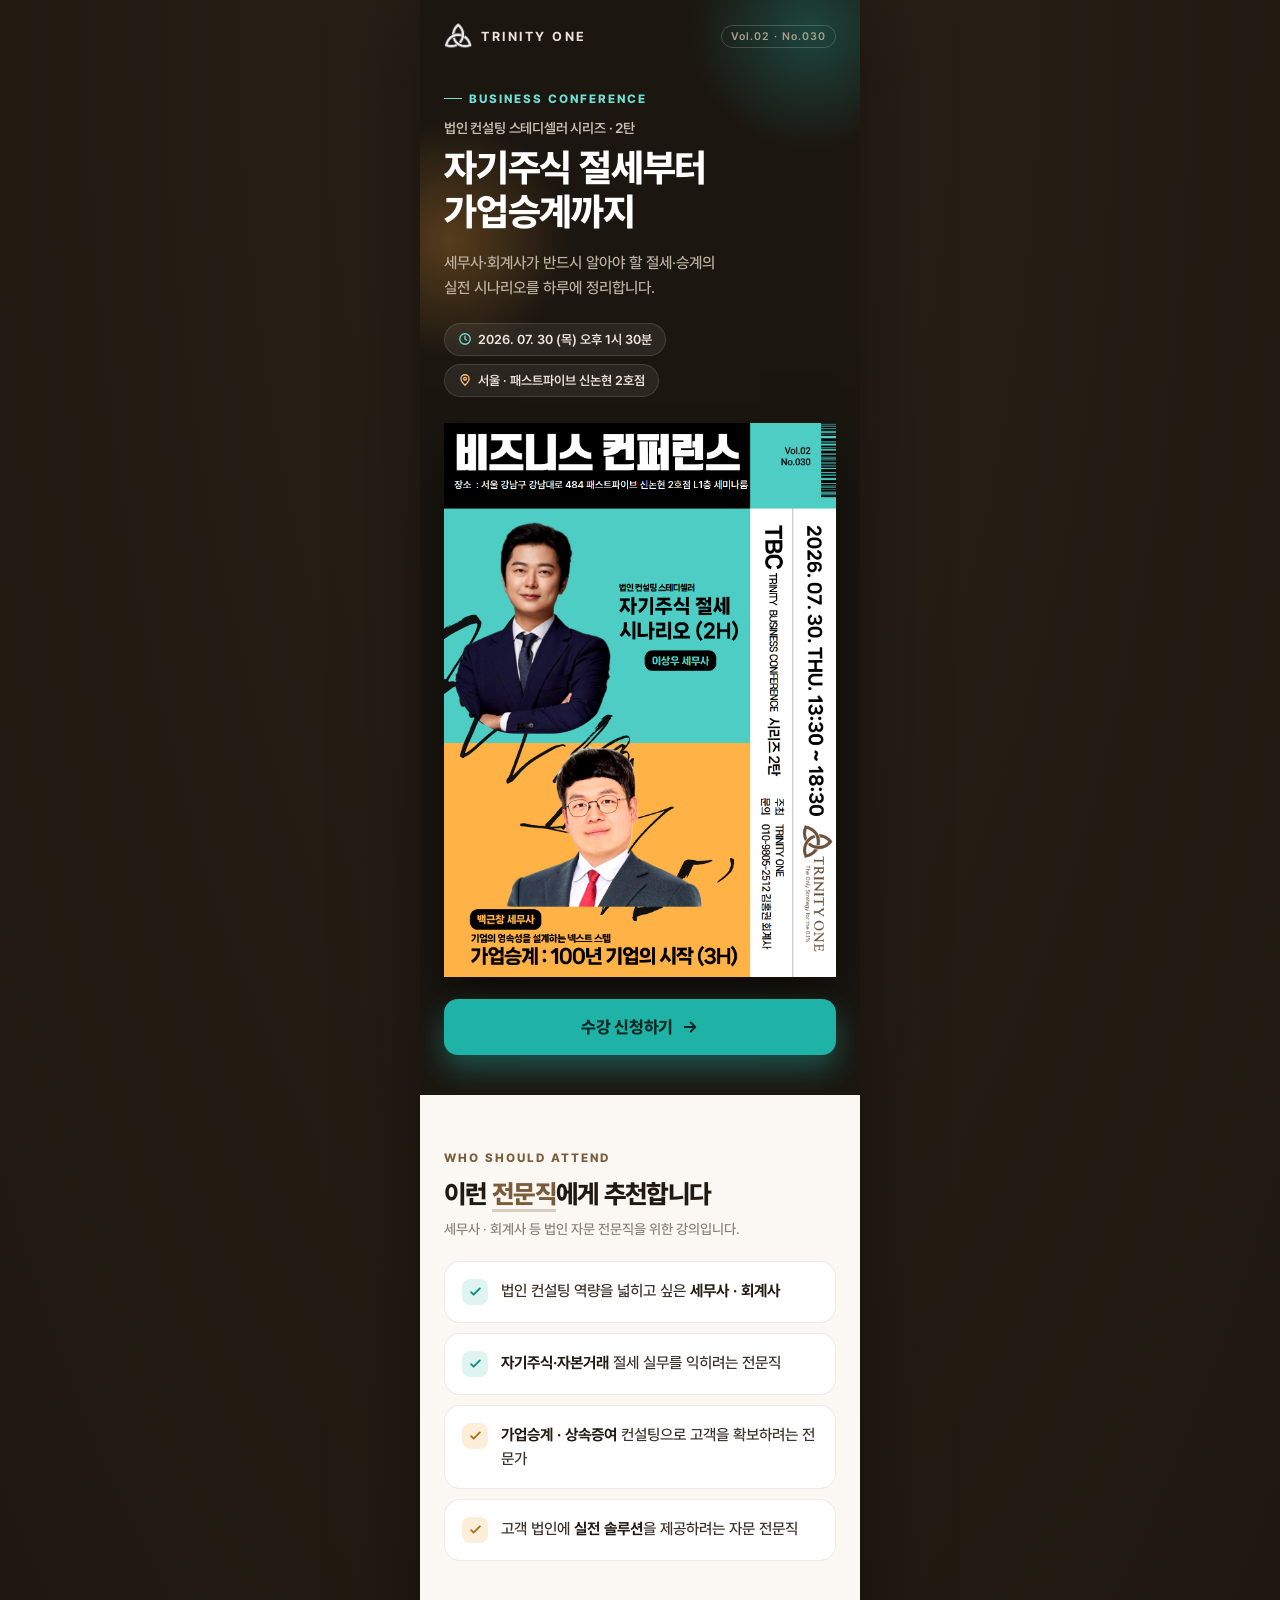
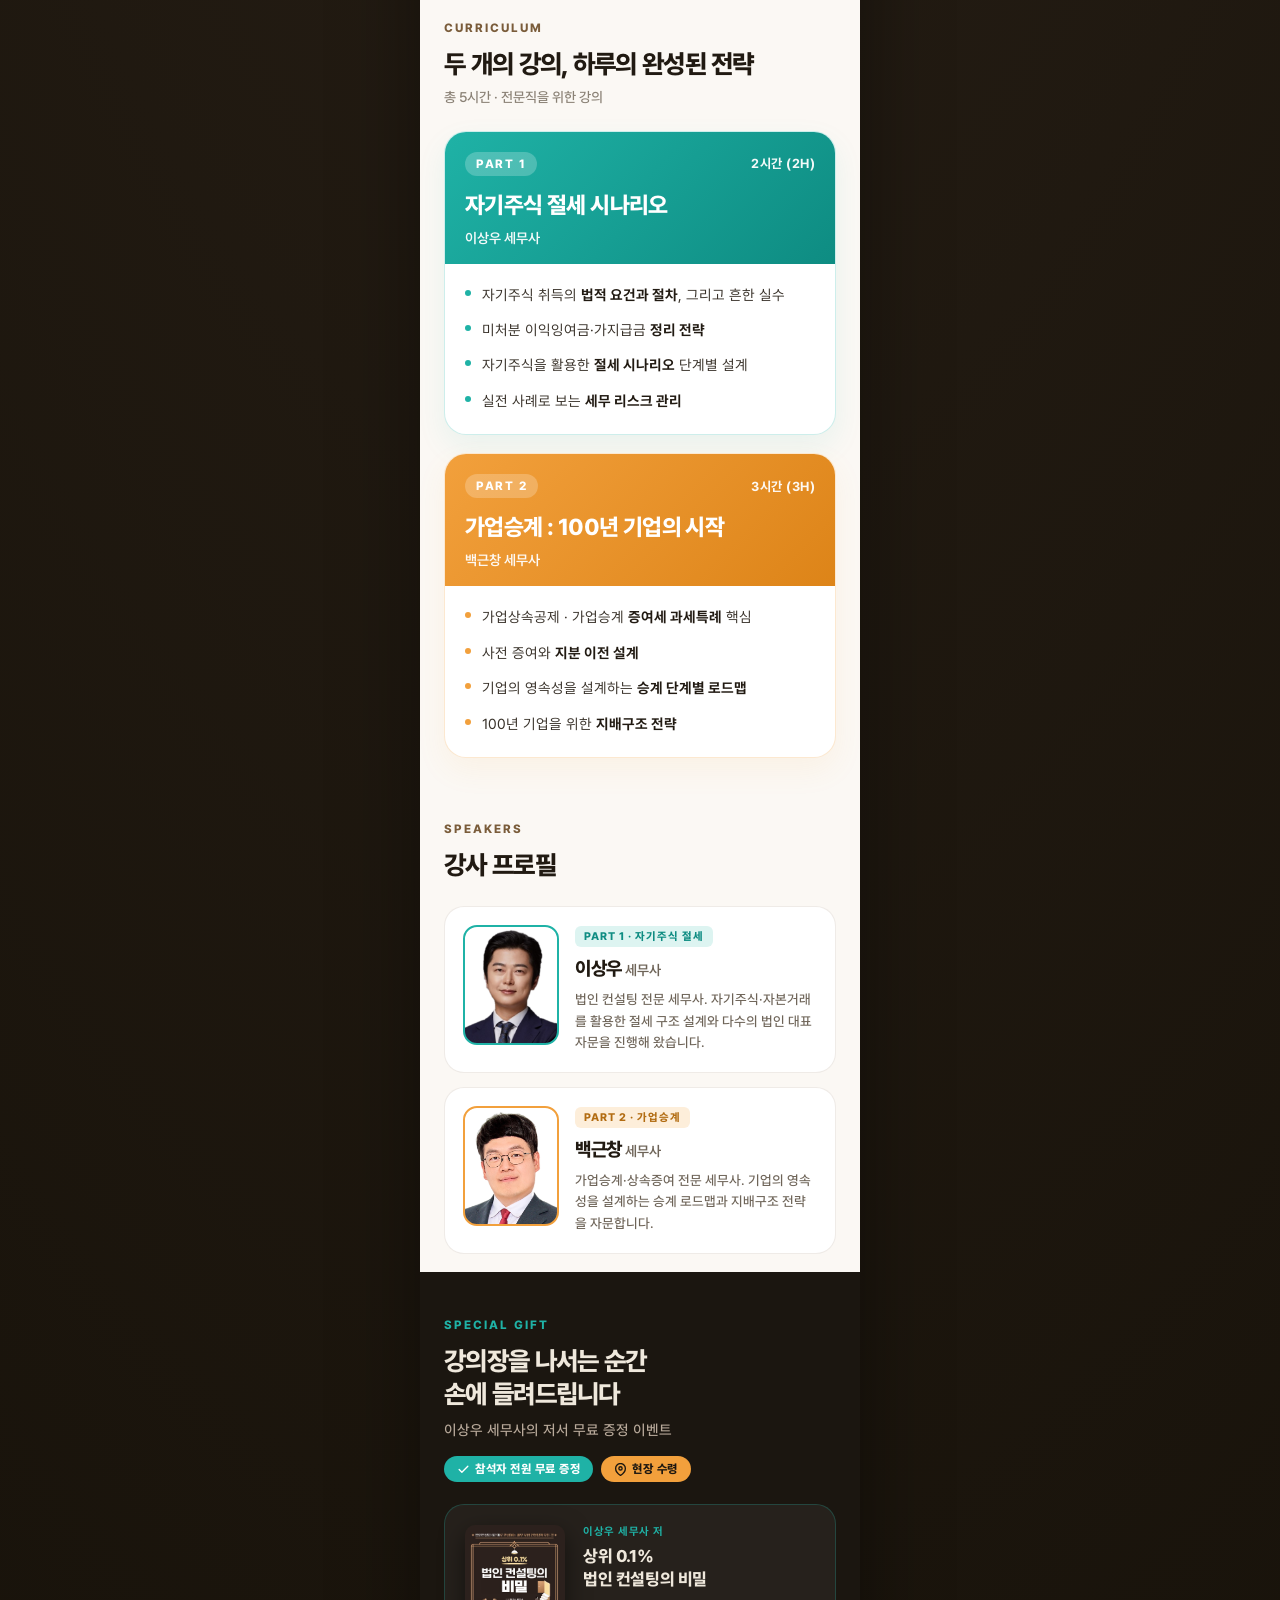
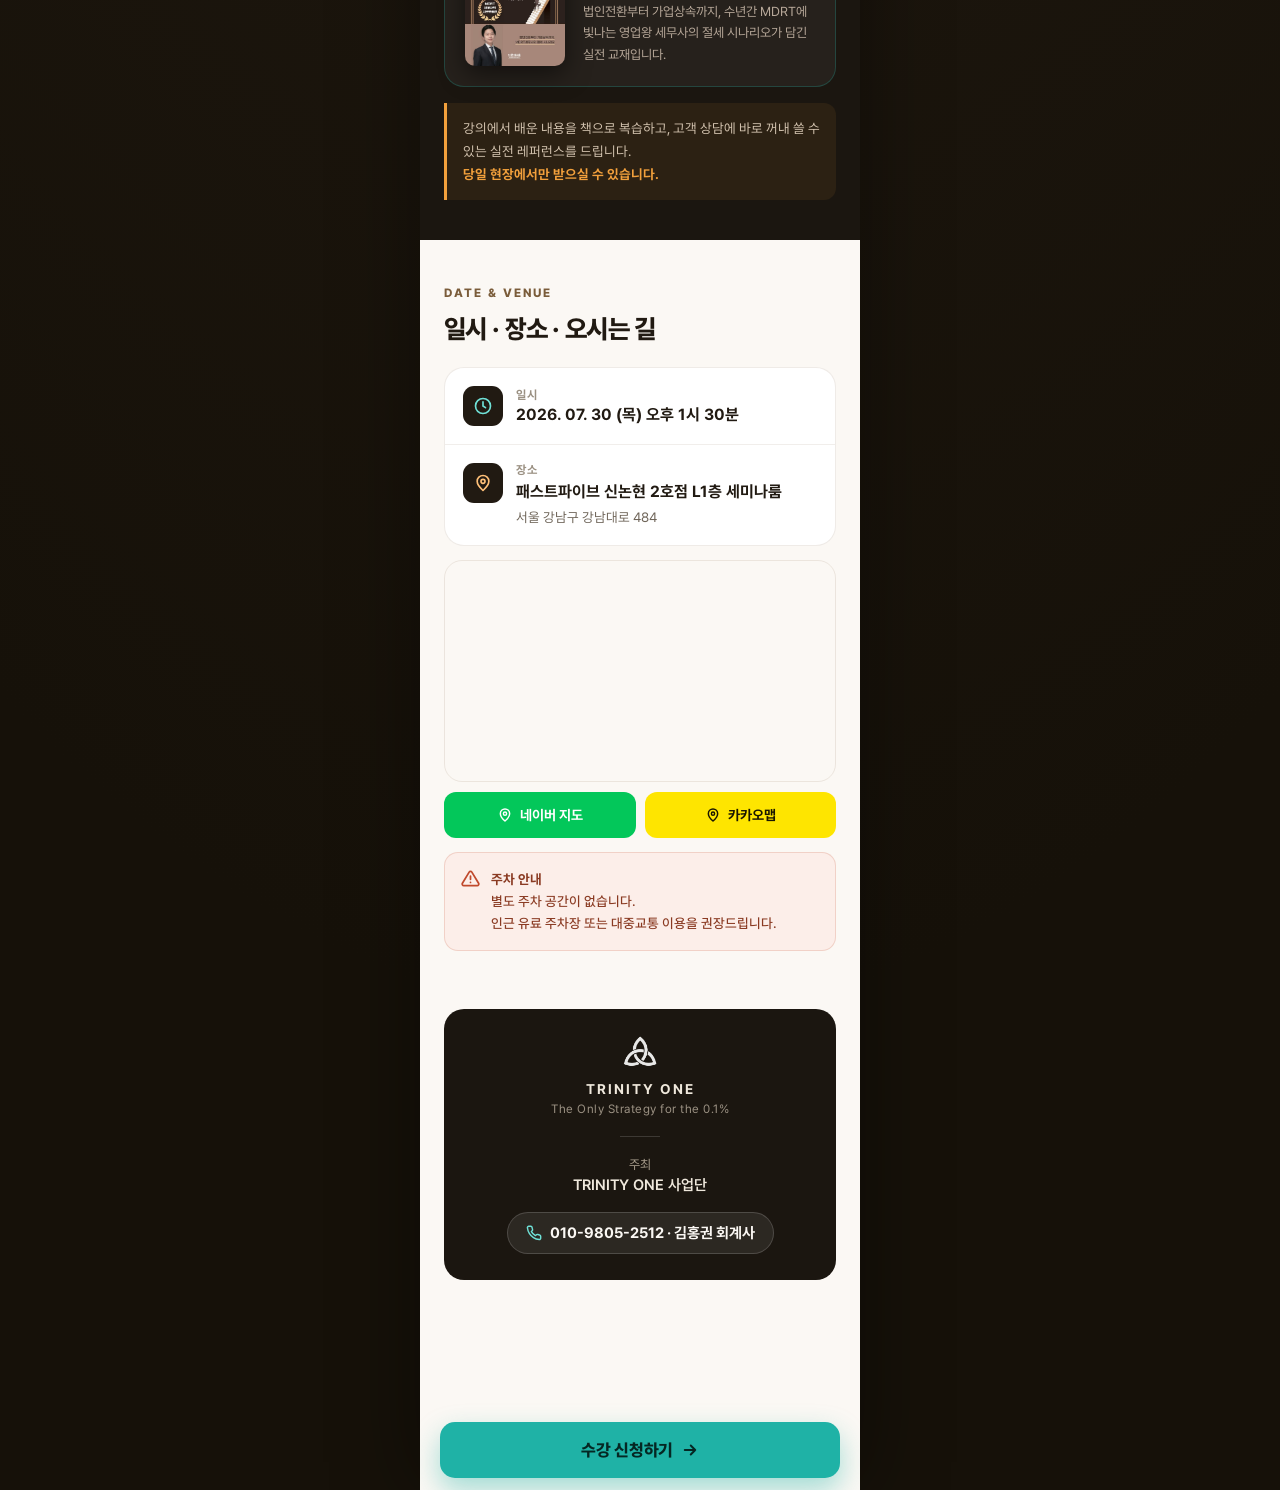
<file: index.html>
<!DOCTYPE html>
<html lang="ko">
<head>
  <meta charset="utf-8">
  <meta name="viewport" content="width=device-width, initial-scale=1">
  <title>자기주식 절세부터 가업승계까지 — TRINITY ONE</title>
  <meta name="description" content="세무사·회계사가 반드시 알아야 할 절세·승계의 실전 시나리오를 하루에 정리합니다. 2026.07.30 서울 패스트파이브 신논현 2호점">

  <!-- Open Graph -->
  <meta property="og:type" content="website">
  <meta property="og:url" content="https://hq1trinity-arch.github.io/trinity-lecture-seoul/">
  <meta property="og:title" content="자기주식 절세부터 가업승계까지 — TRINITY ONE (서울)">
  <meta property="og:description" content="세무사·회계사가 반드시 알아야 할 절세·승계의 실전 시나리오를 하루에 정리합니다. 2026.07.30 서울 패스트파이브 신논현 2호점">
  <meta property="og:image" content="https://hq1trinity-arch.github.io/trinity-lecture-seoul/project/assets/og-image.jpg">
  <meta property="og:image:width" content="1200">
  <meta property="og:image:height" content="630">
  <meta property="og:locale" content="ko_KR">

  <!-- Twitter Card -->
  <meta name="twitter:card" content="summary_large_image">
  <meta name="twitter:title" content="자기주식 절세부터 가업승계까지 — TRINITY ONE">
  <meta name="twitter:description" content="세무사·회계사가 반드시 알아야 할 절세·승계의 실전 시나리오를 하루에 정리합니다. 2026.07.30 서울 패스트파이브 신논현 2호점">
  <meta name="twitter:image" content="https://hq1trinity-arch.github.io/trinity-lecture-seoul/project/assets/og-image.jpg">

  <style>
    /* ── Fonts ── */
    @font-face { font-family:"Pretendard"; font-weight:100; font-display:swap; src:url("project/assets/fonts/Pretendard-Thin.otf") format("opentype"); }
    @font-face { font-family:"Pretendard"; font-weight:200; font-display:swap; src:url("project/assets/fonts/Pretendard-ExtraLight.otf") format("opentype"); }
    @font-face { font-family:"Pretendard"; font-weight:300; font-display:swap; src:url("project/assets/fonts/Pretendard-Light.otf") format("opentype"); }
    @font-face { font-family:"Pretendard"; font-weight:400; font-display:swap; src:url("project/assets/fonts/Pretendard-Regular.otf") format("opentype"); }
    @font-face { font-family:"Pretendard"; font-weight:500; font-display:swap; src:url("project/assets/fonts/Pretendard-Medium.otf") format("opentype"); }
    @font-face { font-family:"Pretendard"; font-weight:600; font-display:swap; src:url("project/assets/fonts/Pretendard-SemiBold.otf") format("opentype"); }
    @font-face { font-family:"Pretendard"; font-weight:700; font-display:swap; src:url("project/assets/fonts/Pretendard-Bold.otf") format("opentype"); }
    @font-face { font-family:"Pretendard"; font-weight:800; font-display:swap; src:url("project/assets/fonts/Pretendard-ExtraBold.otf") format("opentype"); }
    @font-face { font-family:"Pretendard"; font-weight:900; font-display:swap; src:url("project/assets/fonts/Pretendard-Black.otf") format("opentype"); }

    /* ── Reset ── */
    *, *::before, *::after { box-sizing: border-box; }
    html, body { margin: 0; padding: 0; }
    a { text-decoration: none; }
    img { display: block; max-width: 100%; }

    /* ── Page shell ── */
    body {
      min-height: 100vh;
      display: flex;
      justify-content: center;
      background: radial-gradient(130% 90% at 50% 0%, #2A2118, #161109);
      font-family: "Pretendard", -apple-system, BlinkMacSystemFont, sans-serif;
    }

    /* ── Card ── */
    .page-card {
      position: relative;
      width: 100%;
      max-width: 440px;
      background: #FBF8F4;
      overflow: hidden;
      box-shadow: 0 0 80px rgba(0,0,0,0.4);
    }

    /* ── Section spacing helpers ── */
    section { padding: 0; }

    /* ── CTA button shared style ── */
    .btn-apply {
      display: flex;
      align-items: center;
      justify-content: center;
      gap: 8px;
      height: 56px;
      border-radius: 14px;
      background: #1FB2A6;
      color: #052723;
      font-size: 17px;
      font-weight: 800;
      letter-spacing: -0.3px;
      text-decoration: none;
      box-shadow: 0 14px 30px rgba(31,178,166,0.4);
      transition: transform 0.1s ease, box-shadow 0.1s ease;
    }
    .btn-apply:active { transform: scale(0.98); box-shadow: 0 8px 18px rgba(31,178,166,0.35); }

    /* ── Image placeholder ── */
    .img-placeholder {
      display: flex;
      align-items: center;
      justify-content: center;
      background: #EDE7DE;
      color: #A99E8D;
      font-size: 12px;
      font-weight: 600;
      letter-spacing: 0.3px;
      text-align: center;
      padding: 8px;
      line-height: 1.4;
    }

    /* ── Map nav buttons ── */
    .btn-map {
      flex: 1;
      display: flex;
      align-items: center;
      justify-content: center;
      gap: 7px;
      height: 46px;
      border-radius: 12px;
      font-size: 14px;
      font-weight: 700;
      text-decoration: none;
      transition: opacity 0.1s ease;
    }
    .btn-map:active { opacity: 0.85; }
    .btn-map-naver { background: #03C75A; color: #fff; }
    .btn-map-kakao  { background: #FEE500; color: #191600; }

    /* ── Sticky CTA bar ── */
    .sticky-cta {
      position: sticky;
      bottom: 0;
      z-index: 50;
      padding: 12px 20px calc(12px + env(safe-area-inset-bottom));
      background: linear-gradient(to top, #FBF8F4 70%, rgba(251,248,244,0));
    }
    .sticky-cta .btn-apply { border-radius: 15px; box-shadow: 0 12px 28px rgba(31,178,166,0.4); }

    /* ── Hero entrance animations ── */
    @keyframes fadeUp {
      from { opacity: 0; transform: translateY(22px); }
      to   { opacity: 1; transform: translateY(0); }
    }
    @keyframes fadeIn {
      from { opacity: 0; }
      to   { opacity: 1; }
    }
    @keyframes scaleIn {
      from { opacity: 0; transform: scale(0.96); }
      to   { opacity: 1; transform: scale(1); }
    }
    .hero-brand   { animation: fadeIn  0.6s ease both; animation-delay: 0.1s; }
    .hero-label   { animation: fadeUp  0.6s ease both; animation-delay: 0.25s; }
    .hero-sub     { animation: fadeUp  0.6s ease both; animation-delay: 0.35s; }
    .hero-h1      { animation: fadeUp  0.7s ease both; animation-delay: 0.45s; }
    .hero-desc    { animation: fadeUp  0.6s ease both; animation-delay: 0.6s; }
    .hero-pills   { animation: fadeUp  0.6s ease both; animation-delay: 0.72s; }
    .hero-poster  { animation: scaleIn 0.8s ease both; animation-delay: 0.85s; }
    .hero-cta     { animation: fadeUp  0.6s ease both; animation-delay: 1.0s; }

    /* ── Scroll-reveal base ── */
    .reveal {
      opacity: 0;
      transform: translateY(24px);
      transition: opacity 0.55s ease, transform 0.55s ease;
    }
    .reveal.from-left  { transform: translateX(-28px); }
    .reveal.from-right { transform: translateX(28px); }
    .reveal.visible {
      opacity: 1;
      transform: translate(0, 0);
    }
  </style>
</head>
<body>
  <div class="page-card">

    <!-- ══════════ HERO ══════════ -->
    <section style="position:relative;background:#1B1610;color:#FBF8F4;padding:22px 24px 40px;overflow:hidden;">

      <!-- Ambient glow blobs -->
      <div style="position:absolute;top:-90px;right:-70px;width:240px;height:240px;border-radius:50%;background:radial-gradient(circle,rgba(31,178,166,0.30),transparent 70%);pointer-events:none;"></div>
      <div style="position:absolute;top:120px;left:-90px;width:240px;height:240px;border-radius:50%;background:radial-gradient(circle,rgba(242,160,60,0.28),transparent 70%);pointer-events:none;"></div>

      <!-- Brand bar -->
      <div class="hero-brand" style="position:relative;display:flex;align-items:center;justify-content:space-between;">
        <div style="display:flex;align-items:center;gap:9px;">
          <img src="project/assets/trinity-mark-new.png"
               alt="TRINITY ONE"
               style="width:28px;height:28px;object-fit:contain;filter:brightness(0) invert(1);opacity:0.92;">
          <span style="font-size:13px;font-weight:700;letter-spacing:2.5px;color:#EBE3D7;">TRINITY ONE</span>
        </div>
        <span style="font-size:11px;font-weight:600;letter-spacing:1px;color:#A99E8D;border:1px solid rgba(255,255,255,0.18);padding:4px 9px;border-radius:999px;">Vol.02 · No.030</span>
      </div>

      <!-- Title block -->
      <div style="position:relative;margin-top:34px;">
        <div class="hero-label" style="display:inline-flex;align-items:center;gap:7px;font-size:12px;font-weight:800;letter-spacing:2px;color:#6FE0D6;">
          <span style="width:18px;height:1px;background:#6FE0D6;"></span>BUSINESS CONFERENCE
        </div>
        <div class="hero-sub" style="margin-top:14px;font-size:14px;font-weight:600;color:#C9BEAD;letter-spacing:-0.2px;">법인 컨설팅 스테디셀러 시리즈 · 2탄</div>
        <h1 class="hero-h1" style="margin:10px 0 0;font-size:38px;line-height:1.16;font-weight:800;letter-spacing:-1.2px;color:#FFFFFF;text-wrap:balance;">자기주식 절세부터<br>가업승계까지</h1>
        <p class="hero-desc" style="margin:16px 0 0;font-size:15.5px;line-height:1.65;color:#BEB3A2;font-weight:450;">세무사·회계사가 반드시 알아야 할 절세·승계의<br>실전 시나리오를 하루에 정리합니다.</p>
      </div>

      <!-- Date / venue pills -->
      <div class="hero-pills" style="position:relative;display:flex;flex-wrap:wrap;gap:8px;margin-top:22px;">
        <span style="display:inline-flex;align-items:center;gap:6px;font-size:13px;font-weight:600;color:#EFE8DC;background:rgba(255,255,255,0.07);border:1px solid rgba(255,255,255,0.12);padding:8px 13px;border-radius:999px;">
          <svg width="14" height="14" viewBox="0 0 24 24" fill="none" stroke="#6FE0D6" stroke-width="2.2" stroke-linecap="round" aria-hidden="true"><circle cx="12" cy="12" r="9"/><path d="M12 7v5l3 2"/></svg>
          2026. 07. 30 (목) 오후 1시 30분
        </span>
        <span style="display:inline-flex;align-items:center;gap:6px;font-size:13px;font-weight:600;color:#EFE8DC;background:rgba(255,255,255,0.07);border:1px solid rgba(255,255,255,0.12);padding:8px 13px;border-radius:999px;">
          <svg width="14" height="14" viewBox="0 0 24 24" fill="none" stroke="#FFC078" stroke-width="2.2" stroke-linecap="round" stroke-linejoin="round" aria-hidden="true"><path d="M12 21s-7-6.2-7-11a7 7 0 0 1 14 0c0 4.8-7 11-7 11z"/><circle cx="12" cy="10" r="2.4"/></svg>
          서울 · 패스트파이브 신논현 2호점
        </span>
      </div>

      <!-- Key visual: poster -->
      <div class="hero-poster" style="position:relative;margin-top:26px;overflow:visible;box-shadow:0 24px 50px rgba(0,0,0,0.5);">
        <img src="project/assets/poster.jpg"
             alt="자기주식 절세부터 가업승계까지 강의 포스터"
             style="display:block;width:100%;height:auto;aspect-ratio:1191/1684;object-fit:cover;">
      </div>

      <!-- Hero CTA -->
      <a href="https://forms.gle/K2gc3FKmtfBQ4HtM9" target="_blank" rel="noopener" class="btn-apply hero-cta" style="position:relative;margin-top:22px;">
        수강 신청하기
        <svg width="18" height="18" viewBox="0 0 24 24" fill="none" stroke="#052723" stroke-width="2.6" stroke-linecap="round" stroke-linejoin="round" aria-hidden="true"><path d="M5 12h14M13 6l6 6-6 6"/></svg>
      </a>
    </section>

    <!-- ══════════ 이런 전문직에게 추천 ══════════ -->
    <section style="padding:56px 24px 14px;background:#FBF8F4;">
      <div class="reveal" style="font-size:12px;font-weight:800;letter-spacing:2px;color:#7A5C3A;text-transform:uppercase;">WHO SHOULD ATTEND</div>
      <h2 class="reveal" style="margin:12px 0 0;font-size:26px;font-weight:800;letter-spacing:-0.7px;color:#211A12;line-height:1.3;">이런 <span style="color:#7A5C3A;border-bottom:3px solid rgba(122,92,58,0.28);">전문직</span>에게 추천합니다</h2>
      <p class="reveal" style="margin:10px 0 0;font-size:14px;color:#8A8175;font-weight:500;">세무사 · 회계사 등 법인 자문 전문직을 위한 강의입니다.</p>

      <div style="display:flex;flex-direction:column;gap:10px;margin-top:24px;">

        <div class="reveal" data-delay="0" style="display:flex;gap:13px;align-items:flex-start;background:#FFFFFF;border:1px solid rgba(122,92,58,0.12);border-radius:16px;padding:17px;">
          <span style="flex:none;width:26px;height:26px;border-radius:8px;background:#DDF4F1;display:flex;align-items:center;justify-content:center;">
            <svg width="15" height="15" viewBox="0 0 24 24" fill="none" stroke="#0E8C82" stroke-width="3" stroke-linecap="round" stroke-linejoin="round" aria-hidden="true"><path d="M5 13l4 4L19 7"/></svg>
          </span>
          <p style="margin:0;font-size:15.5px;line-height:1.55;color:#39322A;font-weight:500;">법인 컨설팅 역량을 넓히고 싶은 <b style="font-weight:700;color:#211A12;">세무사 · 회계사</b></p>
        </div>

        <div class="reveal" data-delay="80" style="display:flex;gap:13px;align-items:flex-start;background:#FFFFFF;border:1px solid rgba(122,92,58,0.12);border-radius:16px;padding:17px;">
          <span style="flex:none;width:26px;height:26px;border-radius:8px;background:#DDF4F1;display:flex;align-items:center;justify-content:center;">
            <svg width="15" height="15" viewBox="0 0 24 24" fill="none" stroke="#0E8C82" stroke-width="3" stroke-linecap="round" stroke-linejoin="round" aria-hidden="true"><path d="M5 13l4 4L19 7"/></svg>
          </span>
          <p style="margin:0;font-size:15.5px;line-height:1.55;color:#39322A;font-weight:500;"><b style="font-weight:700;color:#211A12;">자기주식·자본거래</b> 절세 실무를 익히려는 전문직</p>
        </div>

        <div class="reveal" data-delay="160" style="display:flex;gap:13px;align-items:flex-start;background:#FFFFFF;border:1px solid rgba(122,92,58,0.12);border-radius:16px;padding:17px;">
          <span style="flex:none;width:26px;height:26px;border-radius:8px;background:#FDEEDA;display:flex;align-items:center;justify-content:center;">
            <svg width="15" height="15" viewBox="0 0 24 24" fill="none" stroke="#B26C12" stroke-width="3" stroke-linecap="round" stroke-linejoin="round" aria-hidden="true"><path d="M5 13l4 4L19 7"/></svg>
          </span>
          <p style="margin:0;font-size:15.5px;line-height:1.55;color:#39322A;font-weight:500;"><b style="font-weight:700;color:#211A12;">가업승계 · 상속증여</b> 컨설팅으로 고객을 확보하려는 전문가</p>
        </div>

        <div class="reveal" data-delay="240" style="display:flex;gap:13px;align-items:flex-start;background:#FFFFFF;border:1px solid rgba(122,92,58,0.12);border-radius:16px;padding:17px;">
          <span style="flex:none;width:26px;height:26px;border-radius:8px;background:#FDEEDA;display:flex;align-items:center;justify-content:center;">
            <svg width="15" height="15" viewBox="0 0 24 24" fill="none" stroke="#B26C12" stroke-width="3" stroke-linecap="round" stroke-linejoin="round" aria-hidden="true"><path d="M5 13l4 4L19 7"/></svg>
          </span>
          <p style="margin:0;font-size:15.5px;line-height:1.55;color:#39322A;font-weight:500;">고객 법인에 <b style="font-weight:700;color:#211A12;">실전 솔루션</b>을 제공하려는 자문 전문직</p>
        </div>

      </div>
    </section>

    <!-- ══════════ 커리큘럼 ══════════ -->
    <section style="padding:46px 24px 18px;background:#FBF8F4;">
      <div class="reveal" style="font-size:12px;font-weight:800;letter-spacing:2px;color:#7A5C3A;text-transform:uppercase;">CURRICULUM</div>
      <h2 class="reveal" style="margin:12px 0 6px;font-size:26px;font-weight:800;letter-spacing:-0.7px;color:#211A12;line-height:1.3;">두 개의 강의, 하루의 완성된 전략</h2>
      <p class="reveal" style="margin:8px 0 0;font-size:14px;color:#8A8175;font-weight:500;">총 5시간 · 전문직을 위한 강의</p>

      <!-- Part 1 -->
      <div class="reveal from-left" style="margin-top:26px;border-radius:22px;overflow:hidden;background:#FFFFFF;border:1px solid rgba(31,178,166,0.22);box-shadow:0 12px 30px rgba(31,178,166,0.08);">
        <div style="padding:20px 20px 18px;background:linear-gradient(135deg,#1FB2A6,#0E8C82);color:#fff;">
          <div style="display:flex;align-items:center;justify-content:space-between;">
            <span style="font-size:12px;font-weight:800;letter-spacing:1.5px;background:rgba(255,255,255,0.22);padding:5px 11px;border-radius:999px;">PART 1</span>
            <span style="font-size:13px;font-weight:700;letter-spacing:0.5px;opacity:0.95;">2시간 (2H)</span>
          </div>
          <h3 style="margin:15px 0 0;font-size:23px;font-weight:800;letter-spacing:-0.6px;line-height:1.3;">자기주식 절세 시나리오</h3>
          <div style="margin-top:9px;font-size:14px;font-weight:600;opacity:0.95;">이상우 세무사</div>
        </div>
        <div style="padding:20px 20px 22px;display:flex;flex-direction:column;gap:13px;">
          <div style="display:flex;gap:11px;align-items:flex-start;">
            <span style="flex:none;margin-top:6px;width:6px;height:6px;border-radius:50%;background:#1FB2A6;"></span>
            <p style="margin:0;font-size:14.5px;line-height:1.55;color:#39322A;">자기주식 취득의 <b style="color:#211A12;">법적 요건과 절차</b>, 그리고 흔한 실수</p>
          </div>
          <div style="display:flex;gap:11px;align-items:flex-start;">
            <span style="flex:none;margin-top:6px;width:6px;height:6px;border-radius:50%;background:#1FB2A6;"></span>
            <p style="margin:0;font-size:14.5px;line-height:1.55;color:#39322A;">미처분 이익잉여금·가지급금 <b style="color:#211A12;">정리 전략</b></p>
          </div>
          <div style="display:flex;gap:11px;align-items:flex-start;">
            <span style="flex:none;margin-top:6px;width:6px;height:6px;border-radius:50%;background:#1FB2A6;"></span>
            <p style="margin:0;font-size:14.5px;line-height:1.55;color:#39322A;">자기주식을 활용한 <b style="color:#211A12;">절세 시나리오</b> 단계별 설계</p>
          </div>
          <div style="display:flex;gap:11px;align-items:flex-start;">
            <span style="flex:none;margin-top:6px;width:6px;height:6px;border-radius:50%;background:#1FB2A6;"></span>
            <p style="margin:0;font-size:14.5px;line-height:1.55;color:#39322A;">실전 사례로 보는 <b style="color:#211A12;">세무 리스크 관리</b></p>
          </div>
        </div>
      </div>

      <!-- Part 2 -->
      <div class="reveal from-right" data-delay="100" style="margin-top:18px;border-radius:22px;overflow:hidden;background:#FFFFFF;border:1px solid rgba(242,160,60,0.24);box-shadow:0 12px 30px rgba(242,160,60,0.08);">
        <div style="padding:20px 20px 18px;background:linear-gradient(135deg,#F2A03C,#DD8418);color:#fff;">
          <div style="display:flex;align-items:center;justify-content:space-between;">
            <span style="font-size:12px;font-weight:800;letter-spacing:1.5px;background:rgba(255,255,255,0.22);padding:5px 11px;border-radius:999px;">PART 2</span>
            <span style="font-size:13px;font-weight:700;letter-spacing:0.5px;opacity:0.95;">3시간 (3H)</span>
          </div>
          <h3 style="margin:15px 0 0;font-size:23px;font-weight:800;letter-spacing:-0.6px;line-height:1.3;">가업승계 : 100년 기업의 시작</h3>
          <div style="margin-top:9px;font-size:14px;font-weight:600;opacity:0.95;">백근창 세무사</div>
        </div>
        <div style="padding:20px 20px 22px;display:flex;flex-direction:column;gap:13px;">
          <div style="display:flex;gap:11px;align-items:flex-start;">
            <span style="flex:none;margin-top:6px;width:6px;height:6px;border-radius:50%;background:#F2A03C;"></span>
            <p style="margin:0;font-size:14.5px;line-height:1.55;color:#39322A;">가업상속공제 · 가업승계 <b style="color:#211A12;">증여세 과세특례</b> 핵심</p>
          </div>
          <div style="display:flex;gap:11px;align-items:flex-start;">
            <span style="flex:none;margin-top:6px;width:6px;height:6px;border-radius:50%;background:#F2A03C;"></span>
            <p style="margin:0;font-size:14.5px;line-height:1.55;color:#39322A;">사전 증여와 <b style="color:#211A12;">지분 이전 설계</b></p>
          </div>
          <div style="display:flex;gap:11px;align-items:flex-start;">
            <span style="flex:none;margin-top:6px;width:6px;height:6px;border-radius:50%;background:#F2A03C;"></span>
            <p style="margin:0;font-size:14.5px;line-height:1.55;color:#39322A;">기업의 영속성을 설계하는 <b style="color:#211A12;">승계 단계별 로드맵</b></p>
          </div>
          <div style="display:flex;gap:11px;align-items:flex-start;">
            <span style="flex:none;margin-top:6px;width:6px;height:6px;border-radius:50%;background:#F2A03C;"></span>
            <p style="margin:0;font-size:14.5px;line-height:1.55;color:#39322A;">100년 기업을 위한 <b style="color:#211A12;">지배구조 전략</b></p>
          </div>
        </div>
      </div>
    </section>

    <!-- ══════════ 강사 프로필 ══════════ -->
    <section style="padding:46px 24px 18px;background:#FBF8F4;">
      <div class="reveal" style="font-size:12px;font-weight:800;letter-spacing:2px;color:#7A5C3A;text-transform:uppercase;">SPEAKERS</div>
      <h2 class="reveal" style="margin:12px 0 0;font-size:26px;font-weight:800;letter-spacing:-0.7px;color:#211A12;line-height:1.3;">강사 프로필</h2>

      <!-- Speaker 1 -->
      <div class="reveal" style="margin-top:24px;display:flex;gap:16px;align-items:flex-start;background:#FFFFFF;border:1px solid rgba(122,92,58,0.12);border-radius:20px;padding:18px;">
        <div style="flex:none;width:96px;height:120px;border-radius:14px;overflow:hidden;border:2px solid #1FB2A6;background-image:url('project/assets/speaker-lee.jpg');background-size:260%;background-position:50% 8%;"></div>
        <div style="flex:1;min-width:0;">
          <div style="display:inline-flex;font-size:11px;font-weight:800;letter-spacing:1px;color:#0E8C82;background:#DDF4F1;padding:4px 9px;border-radius:6px;">PART 1 · 자기주식 절세</div>
          <div style="margin-top:10px;font-size:19px;font-weight:800;color:#211A12;letter-spacing:-0.4px;">이상우 <span style="font-size:14px;font-weight:600;color:#6E6458;">세무사</span></div>
          <p style="margin:9px 0 0;font-size:13.5px;line-height:1.6;color:#6E6458;font-weight:450;">법인 컨설팅 전문 세무사. 자기주식·자본거래를 활용한 절세 구조 설계와 다수의 법인 대표 자문을 진행해 왔습니다.</p>
        </div>
      </div>

      <!-- Speaker 2 -->
      <div class="reveal" data-delay="120" style="margin-top:14px;display:flex;gap:16px;align-items:flex-start;background:#FFFFFF;border:1px solid rgba(122,92,58,0.12);border-radius:20px;padding:18px;">
        <div style="flex:none;width:96px;height:120px;border-radius:14px;overflow:hidden;border:2px solid #F2A03C;background-image:url('project/assets/speaker-baek.jpg');background-size:340%;background-position:50% 8%;"></div>
        <div style="flex:1;min-width:0;">
          <div style="display:inline-flex;font-size:11px;font-weight:800;letter-spacing:1px;color:#B26C12;background:#FDEEDA;padding:4px 9px;border-radius:6px;">PART 2 · 가업승계</div>
          <div style="margin-top:10px;font-size:19px;font-weight:800;color:#211A12;letter-spacing:-0.4px;">백근창 <span style="font-size:14px;font-weight:600;color:#6E6458;">세무사</span></div>
          <p style="margin:9px 0 0;font-size:13.5px;line-height:1.6;color:#6E6458;font-weight:450;">가업승계·상속증여 전문 세무사. 기업의 영속성을 설계하는 승계 로드맵과 지배구조 전략을 자문합니다.</p>
        </div>
      </div>
    </section>

    <!-- ══════════ 특별 증정 도서 ══════════ -->
    <section style="padding:46px 24px 40px;background:#1B1610;">
      <div class="reveal" style="font-size:12px;font-weight:800;letter-spacing:2px;color:#1FB2A6;text-transform:uppercase;">SPECIAL GIFT</div>
      <h2 class="reveal" style="margin:12px 0 0;font-size:26px;font-weight:800;letter-spacing:-0.7px;color:#EFE8DC;line-height:1.3;">강의장을 나서는 순간<br>손에 들려드립니다</h2>
      <p class="reveal" style="margin:10px 0 0;font-size:14.5px;color:#B8A99A;font-weight:500;">이상우 세무사의 저서 무료 증정 이벤트</p>

      <!-- 배지 -->
      <div class="reveal" style="display:flex;gap:8px;margin-top:18px;">
        <span style="display:inline-flex;align-items:center;gap:5px;font-size:12px;font-weight:800;letter-spacing:0.5px;color:#fff;background:#1FB2A6;padding:6px 13px;border-radius:20px;">
          <svg width="13" height="13" viewBox="0 0 24 24" fill="none" stroke="currentColor" stroke-width="2.5" stroke-linecap="round" stroke-linejoin="round" aria-hidden="true"><polyline points="20 6 9 17 4 12"/></svg>
          참석자 전원 무료 증정
        </span>
        <span style="display:inline-flex;align-items:center;gap:5px;font-size:12px;font-weight:800;letter-spacing:0.5px;color:#1B1610;background:#F2A03C;padding:6px 13px;border-radius:20px;">
          <svg width="13" height="13" viewBox="0 0 24 24" fill="none" stroke="currentColor" stroke-width="2.5" stroke-linecap="round" stroke-linejoin="round" aria-hidden="true"><path d="M21 10c0 7-9 13-9 13S3 17 3 10a9 9 0 0 1 18 0z"/><circle cx="12" cy="10" r="3"/></svg>
          현장 수령
        </span>
      </div>

      <!-- 책 카드 -->
      <div class="reveal" style="margin-top:22px;display:flex;gap:18px;align-items:flex-start;background:rgba(255,255,255,0.05);border:1px solid rgba(31,178,166,0.25);border-radius:20px;padding:20px;">
        <!-- 책 표지 -->
        <div style="flex:none;width:100px;border-radius:10px;overflow:hidden;box-shadow:0 8px 24px rgba(0,0,0,0.5);">
          <img src="project/assets/book-cover.jpg" alt="상위 0.1% 법인 컨설팅의 비밀" style="display:block;width:100%;height:auto;">
        </div>
        <!-- 책 정보 -->
        <div style="flex:1;min-width:0;">
          <div style="font-size:11px;font-weight:700;letter-spacing:0.5px;color:#1FB2A6;">이상우 세무사 저</div>
          <div style="margin-top:7px;font-size:17px;font-weight:800;color:#EFE8DC;line-height:1.35;letter-spacing:-0.4px;">상위 0.1%<br>법인 컨설팅의 비밀</div>
          <p style="margin:10px 0 0;font-size:13px;line-height:1.65;color:#B8A99A;">법인전환부터 가업상속까지, 수년간 MDRT에 빛나는 영업왕 세무사의 절세 시나리오가 담긴 실전 교재입니다.</p>
        </div>
      </div>

      <!-- 후킹 문구 -->
      <div class="reveal" style="margin-top:16px;border-left:3px solid #F2A03C;padding:14px 16px;background:rgba(242,160,60,0.08);border-radius:0 12px 12px 0;">
        <p style="margin:0;font-size:13.5px;line-height:1.7;color:#D4C4B0;">강의에서 배운 내용을 책으로 복습하고, 고객 상담에 바로 꺼내 쓸 수 있는 실전 레퍼런스를 드립니다.<br><strong style="color:#F2A03C;">당일 현장에서만 받으실 수 있습니다.</strong></p>
      </div>
    </section>

    <!-- ══════════ 일시·장소·오시는 길 ══════════ -->
    <section style="padding:46px 24px 18px;background:#FBF8F4;">
      <div class="reveal" style="font-size:12px;font-weight:800;letter-spacing:2px;color:#7A5C3A;text-transform:uppercase;">DATE &amp; VENUE</div>
      <h2 class="reveal" style="margin:12px 0 0;font-size:26px;font-weight:800;letter-spacing:-0.7px;color:#211A12;line-height:1.3;">일시 · 장소 · 오시는 길</h2>

      <!-- Info rows -->
      <div class="reveal" style="margin-top:22px;border-radius:20px;overflow:hidden;background:#FFFFFF;border:1px solid rgba(122,92,58,0.12);">
        <div style="display:flex;gap:13px;align-items:center;padding:18px;border-bottom:1px solid rgba(122,92,58,0.1);">
          <span style="flex:none;width:40px;height:40px;border-radius:11px;background:#211A12;display:flex;align-items:center;justify-content:center;">
            <svg width="20" height="20" viewBox="0 0 24 24" fill="none" stroke="#6FE0D6" stroke-width="2" stroke-linecap="round" aria-hidden="true"><circle cx="12" cy="12" r="9"/><path d="M12 7v5l3 2"/></svg>
          </span>
          <div>
            <div style="font-size:12px;font-weight:700;color:#9A9082;letter-spacing:0.5px;">일시</div>
            <div style="margin-top:3px;font-size:16px;font-weight:700;color:#211A12;">2026. 07. 30 (목) 오후 1시 30분</div>
          </div>
        </div>
        <div style="display:flex;gap:13px;align-items:flex-start;padding:18px;">
          <span style="flex:none;width:40px;height:40px;border-radius:11px;background:#211A12;display:flex;align-items:center;justify-content:center;">
            <svg width="20" height="20" viewBox="0 0 24 24" fill="none" stroke="#FFC078" stroke-width="2" stroke-linecap="round" stroke-linejoin="round" aria-hidden="true"><path d="M12 21s-7-6.2-7-11a7 7 0 0 1 14 0c0 4.8-7 11-7 11z"/><circle cx="12" cy="10" r="2.4"/></svg>
          </span>
          <div style="flex:1;">
            <div style="font-size:12px;font-weight:700;color:#9A9082;letter-spacing:0.5px;">장소</div>
            <div style="margin-top:3px;font-size:16px;font-weight:700;color:#211A12;line-height:1.45;">패스트파이브 신논현 2호점 L1층 세미나룸</div>
            <div style="margin-top:3px;font-size:13.5px;color:#6E6458;line-height:1.5;">서울 강남구 강남대로 484</div>
          </div>
        </div>
      </div>

      <!-- Google Maps embed -->
      <div class="reveal" data-delay="80" style="margin-top:14px;border-radius:18px;overflow:hidden;border:1px solid rgba(122,92,58,0.12);">
        <iframe
          title="패스트파이브 신논현 2호점 위치"
          src="https://www.google.com/maps?q=%ED%8C%A8%EC%8A%A4%ED%8A%B8%ED%8C%8C%EC%9D%B4%EB%B8%8C%20%EC%8B%A0%EB%85%BC%ED%98%84%202%ED%98%B8%EC%A0%90&z=17&hl=ko&output=embed"
          style="display:block;width:100%;height:220px;border:0;"
          loading="lazy"
          referrerpolicy="no-referrer-when-downgrade">
        </iframe>
      </div>

      <!-- Map navigation buttons -->
      <div class="reveal" data-delay="160" style="display:flex;gap:9px;margin-top:10px;">
        <a href="https://map.naver.com/p/search/%ED%8C%A8%EC%8A%A4%ED%8A%B8%ED%8C%8C%EC%9D%B4%EB%B8%8C%20%EC%8B%A0%EB%85%BC%ED%98%84%202%ED%98%B8%EC%A0%90"
           target="_blank" rel="noopener"
           class="btn-map btn-map-naver">
          <svg width="16" height="16" viewBox="0 0 24 24" fill="none" stroke="#fff" stroke-width="2.2" stroke-linecap="round" stroke-linejoin="round" aria-hidden="true"><path d="M12 21s-7-6.2-7-11a7 7 0 0 1 14 0c0 4.8-7 11-7 11z"/><circle cx="12" cy="10" r="2.4"/></svg>
          네이버 지도
        </a>
        <a href="https://map.kakao.com/?q=%ED%8C%A8%EC%8A%A4%ED%8A%B8%ED%8C%8C%EC%9D%B4%EB%B8%8C%20%EC%8B%A0%EB%85%BC%ED%98%84%202%ED%98%B8%EC%A0%90"
           target="_blank" rel="noopener"
           class="btn-map btn-map-kakao">
          <svg width="16" height="16" viewBox="0 0 24 24" fill="none" stroke="#191600" stroke-width="2.2" stroke-linecap="round" stroke-linejoin="round" aria-hidden="true"><path d="M12 21s-7-6.2-7-11a7 7 0 0 1 14 0c0 4.8-7 11-7 11z"/><circle cx="12" cy="10" r="2.4"/></svg>
          카카오맵
        </a>
      </div>

      <!-- Parking notice -->
      <div class="reveal" data-delay="240" style="margin-top:14px;display:flex;gap:11px;align-items:flex-start;background:#FCEEE9;border:1px solid rgba(196,90,60,0.2);border-radius:14px;padding:15px 16px;">
        <svg width="19" height="19" viewBox="0 0 24 24" fill="none" stroke="#C0492C" stroke-width="2.2" stroke-linecap="round" stroke-linejoin="round" style="flex:none;margin-top:1px;" aria-hidden="true"><path d="M12 9v4M12 17h.01"/><path d="M10.3 3.9 1.8 18a2 2 0 0 0 1.7 3h17a2 2 0 0 0 1.7-3L13.7 3.9a2 2 0 0 0-3.4 0z"/></svg>
        <p style="margin:0;font-size:13.5px;line-height:1.65;color:#8A3A22;font-weight:500;"><b style="font-weight:700;">주차 안내</b><br>별도 주차 공간이 없습니다.<br>인근 유료 주차장 또는 대중교통 이용을 권장드립니다.</p>
      </div>
    </section>

    <!-- ══════════ 주최 / 문의 ══════════ -->
    <section style="padding:40px 24px 130px;background:#FBF8F4;">
      <div class="reveal" style="border-radius:20px;background:#1B1610;color:#EFE8DC;padding:26px 22px;text-align:center;">
        <img src="project/assets/trinity-mark-new.png"
             alt=""
             aria-hidden="true"
             style="width:34px;height:34px;object-fit:contain;filter:brightness(0) invert(1);opacity:0.9;margin:0 auto;">
        <div style="margin-top:12px;font-size:14px;font-weight:700;letter-spacing:2px;">TRINITY ONE</div>
        <div style="margin-top:5px;font-size:12px;color:#9A9082;letter-spacing:0.5px;">The Only Strategy for the 0.1%</div>
        <div style="margin:20px auto;width:40px;height:1px;background:rgba(255,255,255,0.15);"></div>
        <div style="font-size:13px;color:#A99E8D;">주최</div>
        <div style="margin-top:4px;font-size:15px;font-weight:600;color:#EFE8DC;">TRINITY ONE 사업단</div>
        <a href="tel:010-9805-2512"
           style="margin-top:18px;display:inline-flex;align-items:center;gap:8px;font-size:15px;font-weight:700;color:#FBF8F4;text-decoration:none;background:rgba(255,255,255,0.08);border:1px solid rgba(255,255,255,0.16);padding:11px 18px;border-radius:999px;">
          <svg width="16" height="16" viewBox="0 0 24 24" fill="none" stroke="#6FE0D6" stroke-width="2.2" stroke-linecap="round" stroke-linejoin="round" aria-hidden="true"><path d="M22 16.9v3a2 2 0 0 1-2.2 2 19.8 19.8 0 0 1-8.6-3.1 19.5 19.5 0 0 1-6-6 19.8 19.8 0 0 1-3.1-8.7A2 2 0 0 1 4.1 2h3a2 2 0 0 1 2 1.7c.1.9.4 1.8.7 2.7a2 2 0 0 1-.5 2.1L8.1 9.9a16 16 0 0 0 6 6l1.4-1.2a2 2 0 0 1 2.1-.5c.9.3 1.8.6 2.7.7a2 2 0 0 1 1.7 2z"/></svg>
          010-9805-2512 · 김홍권 회계사
        </a>
      </div>
    </section>

    <!-- ══════════ STICKY CTA ══════════ -->
    <div class="sticky-cta">
      <a href="https://forms.gle/K2gc3FKmtfBQ4HtM9" target="_blank" rel="noopener" class="btn-apply">
        수강 신청하기
        <svg width="18" height="18" viewBox="0 0 24 24" fill="none" stroke="#052723" stroke-width="2.6" stroke-linecap="round" stroke-linejoin="round" aria-hidden="true"><path d="M5 12h14M13 6l6 6-6 6"/></svg>
      </a>
    </div>

  </div>

  <!-- 스크롤 reveal -->
  <script>
    (function () {
      var io = new IntersectionObserver(function (entries) {
        entries.forEach(function (e) {
          if (!e.isIntersecting) return;
          var el = e.target;
          var delay = el.dataset.delay ? parseInt(el.dataset.delay, 10) : 0;
          setTimeout(function () { el.classList.add('visible'); }, delay);
          io.unobserve(el);
        });
      }, { threshold: 0.12 });
      document.querySelectorAll('.reveal').forEach(function (el) { io.observe(el); });
    })();
  </script>

  <!-- 강사 사진 마우스 조절 -->


</body>
</html>
</file>
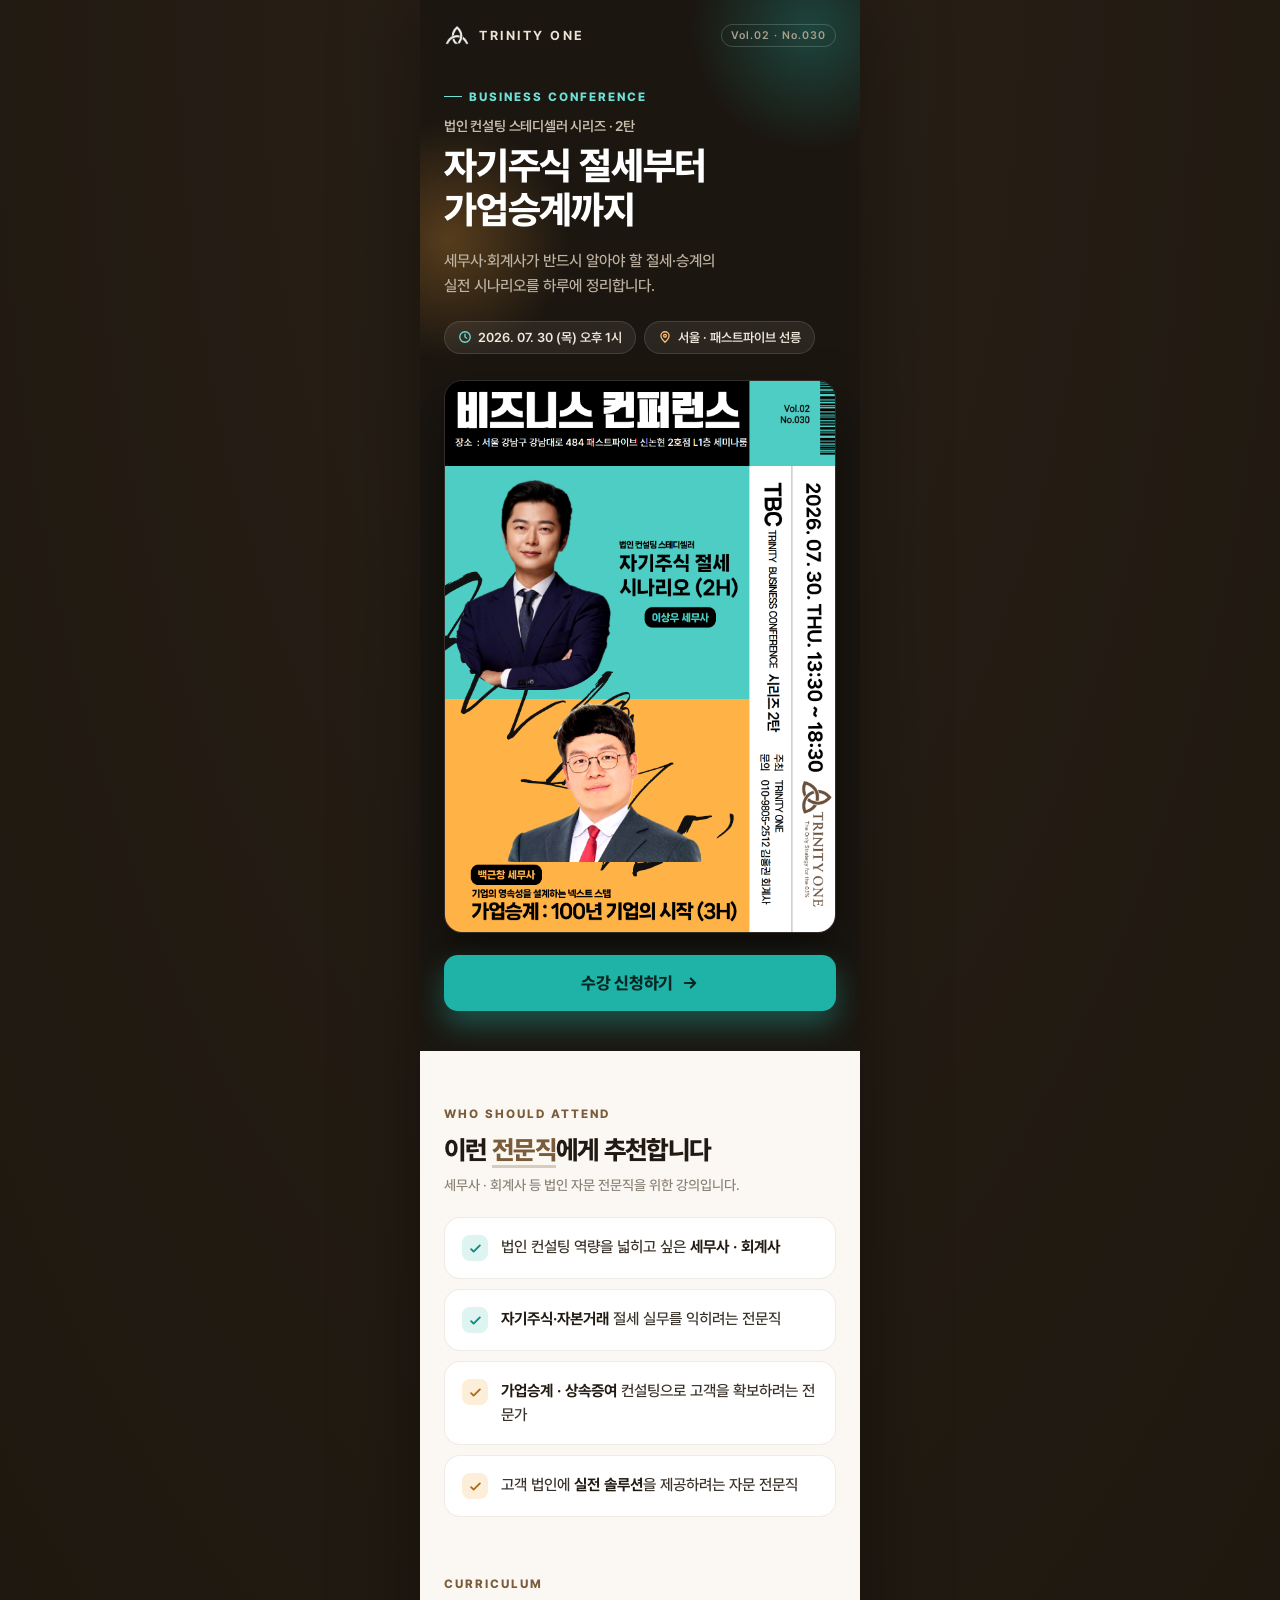
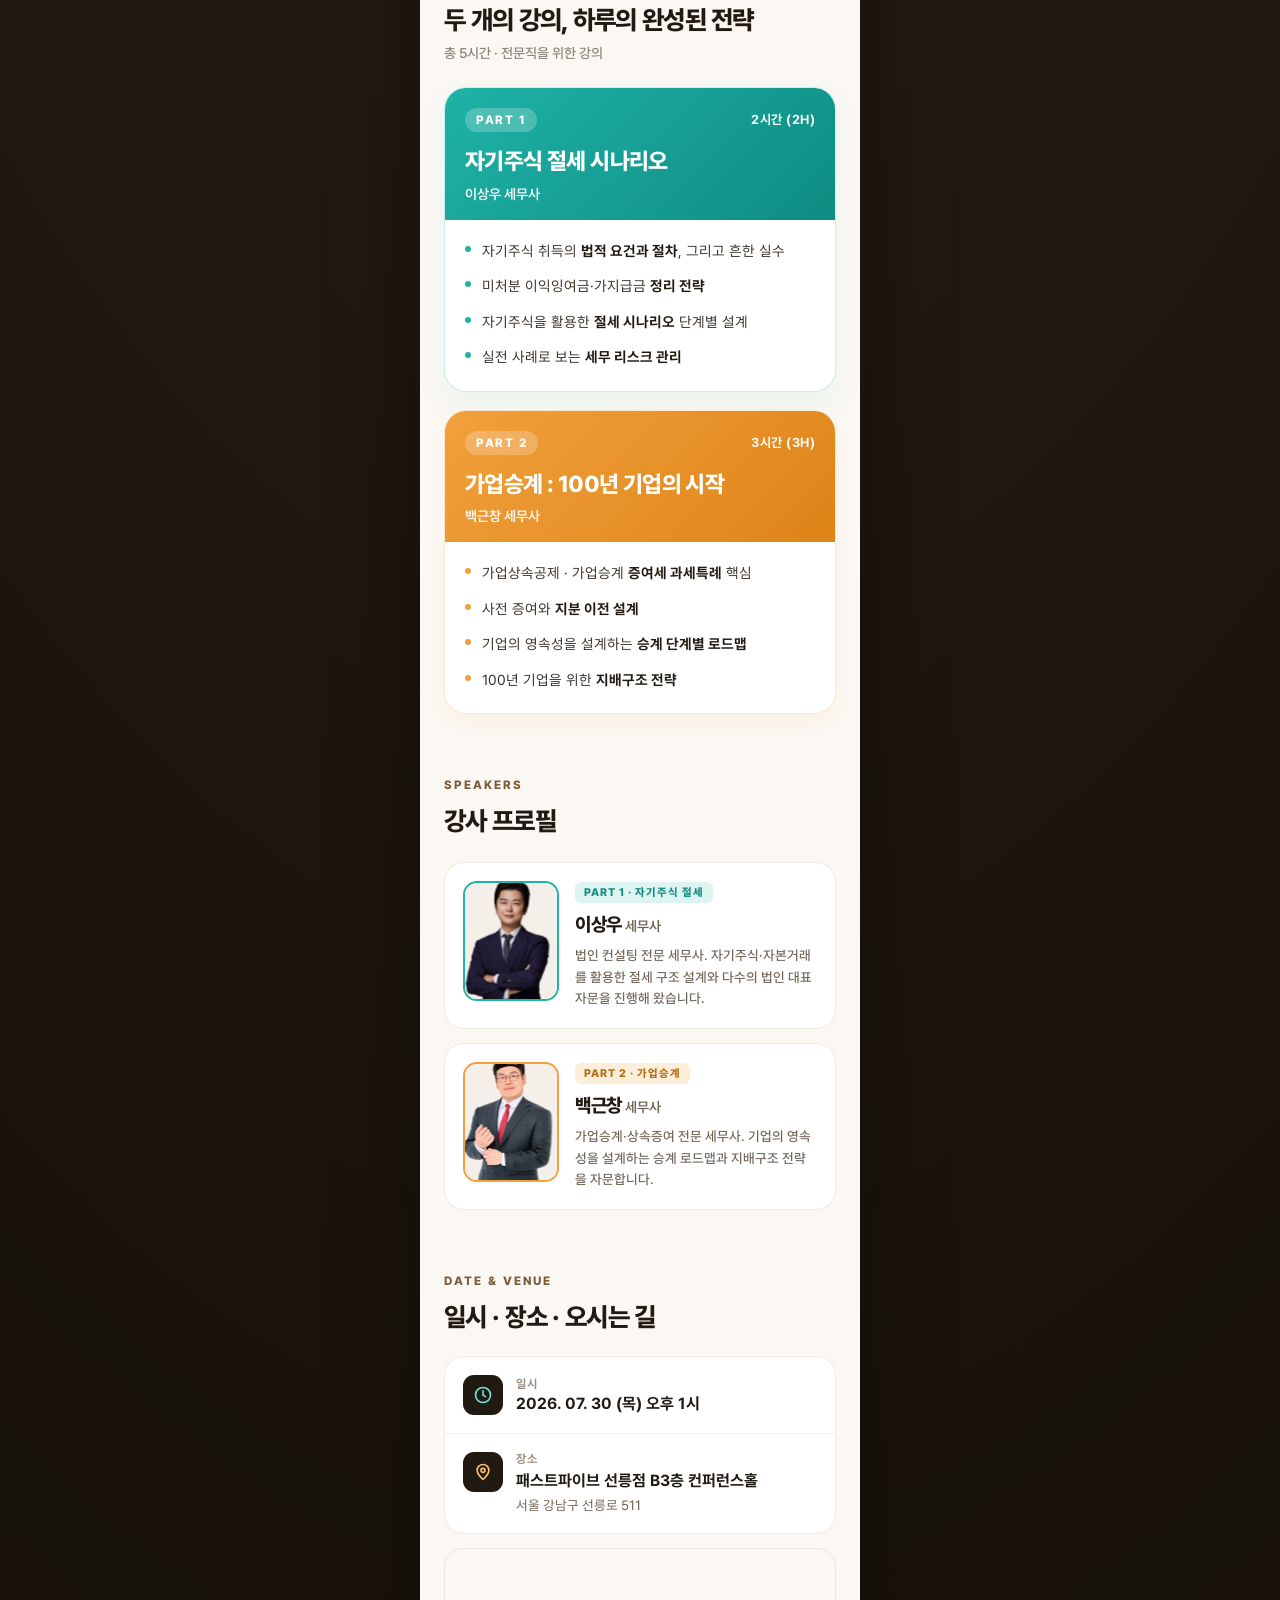
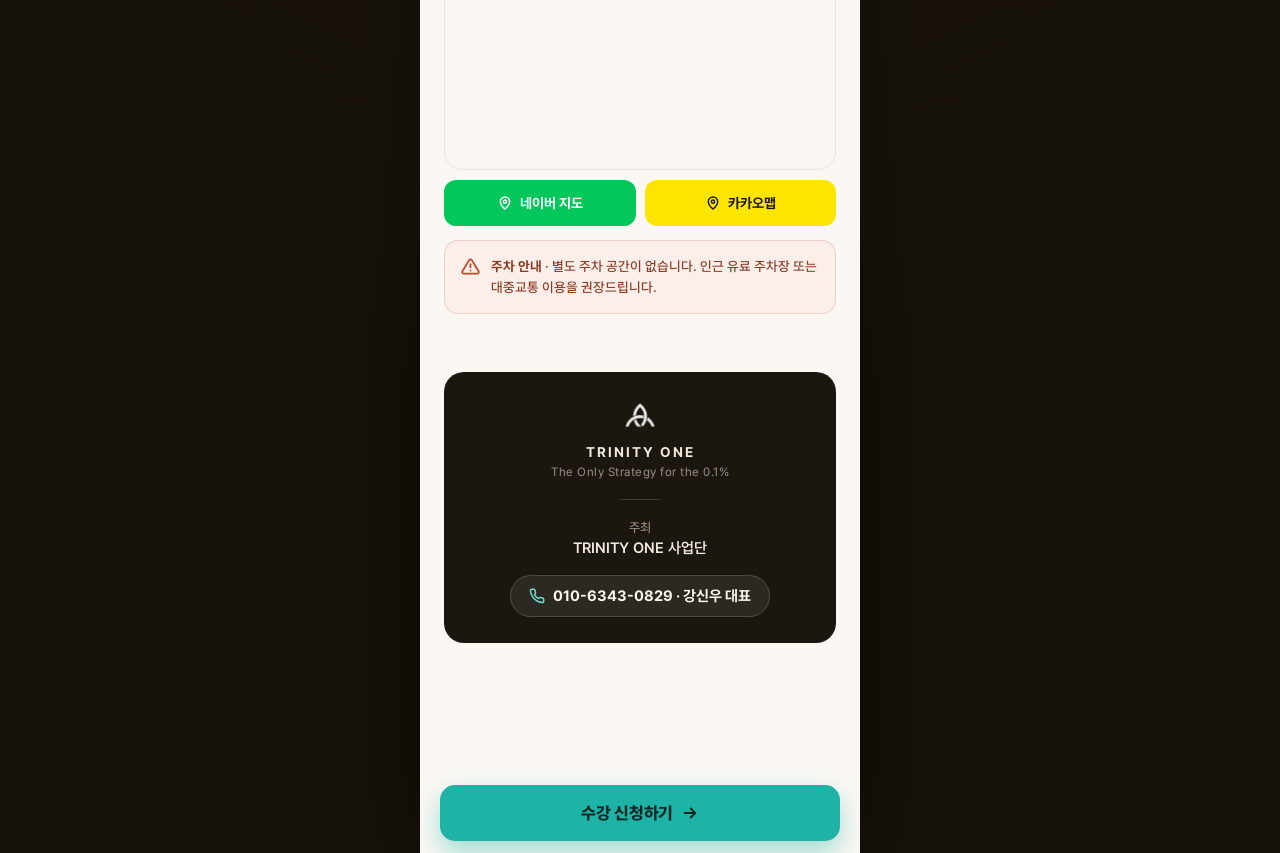
<file: project/index.html>
<!DOCTYPE html>
<html lang="ko">
<head>
  <meta charset="utf-8">
  <meta name="viewport" content="width=device-width, initial-scale=1">
  <title>자기주식 절세부터 가업승계까지 — TRINITY ONE</title>
  <meta name="description" content="세무사·회계사가 반드시 알아야 할 절세·승계의 실전 시나리오를 하루에 정리합니다. 2026.07.30 서울 패스트파이브 선릉">

  <style>
    /* ── Fonts ── */
    @font-face { font-family:"Pretendard"; font-weight:100; font-display:swap; src:url("assets/fonts/Pretendard-Thin.otf") format("opentype"); }
    @font-face { font-family:"Pretendard"; font-weight:200; font-display:swap; src:url("assets/fonts/Pretendard-ExtraLight.otf") format("opentype"); }
    @font-face { font-family:"Pretendard"; font-weight:300; font-display:swap; src:url("assets/fonts/Pretendard-Light.otf") format("opentype"); }
    @font-face { font-family:"Pretendard"; font-weight:400; font-display:swap; src:url("assets/fonts/Pretendard-Regular.otf") format("opentype"); }
    @font-face { font-family:"Pretendard"; font-weight:500; font-display:swap; src:url("assets/fonts/Pretendard-Medium.otf") format("opentype"); }
    @font-face { font-family:"Pretendard"; font-weight:600; font-display:swap; src:url("assets/fonts/Pretendard-SemiBold.otf") format("opentype"); }
    @font-face { font-family:"Pretendard"; font-weight:700; font-display:swap; src:url("assets/fonts/Pretendard-Bold.otf") format("opentype"); }
    @font-face { font-family:"Pretendard"; font-weight:800; font-display:swap; src:url("assets/fonts/Pretendard-ExtraBold.otf") format("opentype"); }
    @font-face { font-family:"Pretendard"; font-weight:900; font-display:swap; src:url("assets/fonts/Pretendard-Black.otf") format("opentype"); }

    /* ── Reset ── */
    *, *::before, *::after { box-sizing: border-box; }
    html, body { margin: 0; padding: 0; }
    a { text-decoration: none; }
    img { display: block; max-width: 100%; }

    /* ── Page shell ── */
    body {
      min-height: 100vh;
      display: flex;
      justify-content: center;
      background: radial-gradient(130% 90% at 50% 0%, #2A2118, #161109);
      font-family: "Pretendard", -apple-system, BlinkMacSystemFont, sans-serif;
    }

    /* ── Card ── */
    .page-card {
      position: relative;
      width: 100%;
      max-width: 440px;
      background: #FBF8F4;
      overflow: hidden;
      box-shadow: 0 0 80px rgba(0,0,0,0.4);
    }

    /* ── Section spacing helpers ── */
    section { padding: 0; }

    /* ── CTA button shared style ── */
    .btn-apply {
      display: flex;
      align-items: center;
      justify-content: center;
      gap: 8px;
      height: 56px;
      border-radius: 14px;
      background: #1FB2A6;
      color: #052723;
      font-size: 17px;
      font-weight: 800;
      letter-spacing: -0.3px;
      text-decoration: none;
      box-shadow: 0 14px 30px rgba(31,178,166,0.4);
      transition: transform 0.1s ease, box-shadow 0.1s ease;
    }
    .btn-apply:active { transform: scale(0.98); box-shadow: 0 8px 18px rgba(31,178,166,0.35); }

    /* ── Image placeholder ── */
    .img-placeholder {
      display: flex;
      align-items: center;
      justify-content: center;
      background: #EDE7DE;
      color: #A99E8D;
      font-size: 12px;
      font-weight: 600;
      letter-spacing: 0.3px;
      text-align: center;
      padding: 8px;
      line-height: 1.4;
    }

    /* ── Map nav buttons ── */
    .btn-map {
      flex: 1;
      display: flex;
      align-items: center;
      justify-content: center;
      gap: 7px;
      height: 46px;
      border-radius: 12px;
      font-size: 14px;
      font-weight: 700;
      text-decoration: none;
      transition: opacity 0.1s ease;
    }
    .btn-map:active { opacity: 0.85; }
    .btn-map-naver { background: #03C75A; color: #fff; }
    .btn-map-kakao  { background: #FEE500; color: #191600; }

    /* ── Sticky CTA bar ── */
    .sticky-cta {
      position: sticky;
      bottom: 0;
      z-index: 50;
      padding: 12px 20px calc(12px + env(safe-area-inset-bottom));
      background: linear-gradient(to top, #FBF8F4 70%, rgba(251,248,244,0));
    }
    .sticky-cta .btn-apply { border-radius: 15px; box-shadow: 0 12px 28px rgba(31,178,166,0.4); }
  </style>
</head>
<body>
  <div class="page-card">

    <!-- ══════════ HERO ══════════ -->
    <section style="position:relative;background:#1B1610;color:#FBF8F4;padding:22px 24px 40px;overflow:hidden;">

      <!-- Ambient glow blobs -->
      <div style="position:absolute;top:-90px;right:-70px;width:240px;height:240px;border-radius:50%;background:radial-gradient(circle,rgba(31,178,166,0.30),transparent 70%);pointer-events:none;"></div>
      <div style="position:absolute;top:120px;left:-90px;width:240px;height:240px;border-radius:50%;background:radial-gradient(circle,rgba(242,160,60,0.28),transparent 70%);pointer-events:none;"></div>

      <!-- Brand bar -->
      <div style="position:relative;display:flex;align-items:center;justify-content:space-between;">
        <div style="display:flex;align-items:center;gap:9px;">
          <img src="assets/trinity-mark.png"
               alt="TRINITY ONE"
               style="width:26px;height:26px;object-fit:contain;filter:brightness(0) invert(1);opacity:0.92;">
          <span style="font-size:13px;font-weight:700;letter-spacing:2.5px;color:#EBE3D7;">TRINITY ONE</span>
        </div>
        <span style="font-size:11px;font-weight:600;letter-spacing:1px;color:#A99E8D;border:1px solid rgba(255,255,255,0.18);padding:4px 9px;border-radius:999px;">Vol.02 · No.030</span>
      </div>

      <!-- Title block -->
      <div style="position:relative;margin-top:34px;">
        <div style="display:inline-flex;align-items:center;gap:7px;font-size:12px;font-weight:800;letter-spacing:2px;color:#6FE0D6;">
          <span style="width:18px;height:1px;background:#6FE0D6;"></span>BUSINESS CONFERENCE
        </div>
        <div style="margin-top:14px;font-size:14px;font-weight:600;color:#C9BEAD;letter-spacing:-0.2px;">법인 컨설팅 스테디셀러 시리즈 · 2탄</div>
        <h1 style="margin:10px 0 0;font-size:38px;line-height:1.16;font-weight:800;letter-spacing:-1.2px;color:#FFFFFF;text-wrap:balance;">자기주식 절세부터<br>가업승계까지</h1>
        <p style="margin:16px 0 0;font-size:15.5px;line-height:1.65;color:#BEB3A2;font-weight:450;">세무사·회계사가 반드시 알아야 할 절세·승계의<br>실전 시나리오를 하루에 정리합니다.</p>
      </div>

      <!-- Date / venue pills -->
      <div style="position:relative;display:flex;flex-wrap:wrap;gap:8px;margin-top:22px;">
        <span style="display:inline-flex;align-items:center;gap:6px;font-size:13px;font-weight:600;color:#EFE8DC;background:rgba(255,255,255,0.07);border:1px solid rgba(255,255,255,0.12);padding:8px 13px;border-radius:999px;">
          <svg width="14" height="14" viewBox="0 0 24 24" fill="none" stroke="#6FE0D6" stroke-width="2.2" stroke-linecap="round" aria-hidden="true"><circle cx="12" cy="12" r="9"/><path d="M12 7v5l3 2"/></svg>
          2026. 07. 30 (목) 오후 1시
        </span>
        <span style="display:inline-flex;align-items:center;gap:6px;font-size:13px;font-weight:600;color:#EFE8DC;background:rgba(255,255,255,0.07);border:1px solid rgba(255,255,255,0.12);padding:8px 13px;border-radius:999px;">
          <svg width="14" height="14" viewBox="0 0 24 24" fill="none" stroke="#FFC078" stroke-width="2.2" stroke-linecap="round" stroke-linejoin="round" aria-hidden="true"><path d="M12 21s-7-6.2-7-11a7 7 0 0 1 14 0c0 4.8-7 11-7 11z"/><circle cx="12" cy="10" r="2.4"/></svg>
          서울 · 패스트파이브 선릉
        </span>
      </div>

      <!-- Key visual: poster -->
      <div style="position:relative;margin-top:26px;border-radius:18px;overflow:hidden;box-shadow:0 24px 50px rgba(0,0,0,0.5);border:1px solid rgba(255,255,255,0.1);">
        <img src="assets/poster.jpg"
             alt="자기주식 절세부터 가업승계까지 강의 포스터"
             style="display:block;width:100%;height:auto;aspect-ratio:1191/1684;object-fit:cover;">
      </div>

      <!-- Hero CTA -->
      <a href="https://forms.gle/K2gc3FKmtfBQ4HtM9" target="_blank" rel="noopener" class="btn-apply" style="position:relative;margin-top:22px;">
        수강 신청하기
        <svg width="18" height="18" viewBox="0 0 24 24" fill="none" stroke="#052723" stroke-width="2.6" stroke-linecap="round" stroke-linejoin="round" aria-hidden="true"><path d="M5 12h14M13 6l6 6-6 6"/></svg>
      </a>
    </section>

    <!-- ══════════ 이런 전문직에게 추천 ══════════ -->
    <section style="padding:56px 24px 14px;background:#FBF8F4;">
      <div style="font-size:12px;font-weight:800;letter-spacing:2px;color:#7A5C3A;text-transform:uppercase;">WHO SHOULD ATTEND</div>
      <h2 style="margin:12px 0 0;font-size:26px;font-weight:800;letter-spacing:-0.7px;color:#211A12;line-height:1.3;">이런 <span style="color:#7A5C3A;border-bottom:3px solid rgba(122,92,58,0.28);">전문직</span>에게 추천합니다</h2>
      <p style="margin:10px 0 0;font-size:14px;color:#8A8175;font-weight:500;">세무사 · 회계사 등 법인 자문 전문직을 위한 강의입니다.</p>

      <div style="display:flex;flex-direction:column;gap:10px;margin-top:24px;">

        <div style="display:flex;gap:13px;align-items:flex-start;background:#FFFFFF;border:1px solid rgba(122,92,58,0.12);border-radius:16px;padding:17px;">
          <span style="flex:none;width:26px;height:26px;border-radius:8px;background:#DDF4F1;display:flex;align-items:center;justify-content:center;">
            <svg width="15" height="15" viewBox="0 0 24 24" fill="none" stroke="#0E8C82" stroke-width="3" stroke-linecap="round" stroke-linejoin="round" aria-hidden="true"><path d="M5 13l4 4L19 7"/></svg>
          </span>
          <p style="margin:0;font-size:15.5px;line-height:1.55;color:#39322A;font-weight:500;">법인 컨설팅 역량을 넓히고 싶은 <b style="font-weight:700;color:#211A12;">세무사 · 회계사</b></p>
        </div>

        <div style="display:flex;gap:13px;align-items:flex-start;background:#FFFFFF;border:1px solid rgba(122,92,58,0.12);border-radius:16px;padding:17px;">
          <span style="flex:none;width:26px;height:26px;border-radius:8px;background:#DDF4F1;display:flex;align-items:center;justify-content:center;">
            <svg width="15" height="15" viewBox="0 0 24 24" fill="none" stroke="#0E8C82" stroke-width="3" stroke-linecap="round" stroke-linejoin="round" aria-hidden="true"><path d="M5 13l4 4L19 7"/></svg>
          </span>
          <p style="margin:0;font-size:15.5px;line-height:1.55;color:#39322A;font-weight:500;"><b style="font-weight:700;color:#211A12;">자기주식·자본거래</b> 절세 실무를 익히려는 전문직</p>
        </div>

        <div style="display:flex;gap:13px;align-items:flex-start;background:#FFFFFF;border:1px solid rgba(122,92,58,0.12);border-radius:16px;padding:17px;">
          <span style="flex:none;width:26px;height:26px;border-radius:8px;background:#FDEEDA;display:flex;align-items:center;justify-content:center;">
            <svg width="15" height="15" viewBox="0 0 24 24" fill="none" stroke="#B26C12" stroke-width="3" stroke-linecap="round" stroke-linejoin="round" aria-hidden="true"><path d="M5 13l4 4L19 7"/></svg>
          </span>
          <p style="margin:0;font-size:15.5px;line-height:1.55;color:#39322A;font-weight:500;"><b style="font-weight:700;color:#211A12;">가업승계 · 상속증여</b> 컨설팅으로 고객을 확보하려는 전문가</p>
        </div>

        <div style="display:flex;gap:13px;align-items:flex-start;background:#FFFFFF;border:1px solid rgba(122,92,58,0.12);border-radius:16px;padding:17px;">
          <span style="flex:none;width:26px;height:26px;border-radius:8px;background:#FDEEDA;display:flex;align-items:center;justify-content:center;">
            <svg width="15" height="15" viewBox="0 0 24 24" fill="none" stroke="#B26C12" stroke-width="3" stroke-linecap="round" stroke-linejoin="round" aria-hidden="true"><path d="M5 13l4 4L19 7"/></svg>
          </span>
          <p style="margin:0;font-size:15.5px;line-height:1.55;color:#39322A;font-weight:500;">고객 법인에 <b style="font-weight:700;color:#211A12;">실전 솔루션</b>을 제공하려는 자문 전문직</p>
        </div>

      </div>
    </section>

    <!-- ══════════ 커리큘럼 ══════════ -->
    <section style="padding:46px 24px 18px;background:#FBF8F4;">
      <div style="font-size:12px;font-weight:800;letter-spacing:2px;color:#7A5C3A;text-transform:uppercase;">CURRICULUM</div>
      <h2 style="margin:12px 0 6px;font-size:26px;font-weight:800;letter-spacing:-0.7px;color:#211A12;line-height:1.3;">두 개의 강의, 하루의 완성된 전략</h2>
      <p style="margin:8px 0 0;font-size:14px;color:#8A8175;font-weight:500;">총 5시간 · 전문직을 위한 강의</p>

      <!-- Part 1 -->
      <div style="margin-top:26px;border-radius:22px;overflow:hidden;background:#FFFFFF;border:1px solid rgba(31,178,166,0.22);box-shadow:0 12px 30px rgba(31,178,166,0.08);">
        <div style="padding:20px 20px 18px;background:linear-gradient(135deg,#1FB2A6,#0E8C82);color:#fff;">
          <div style="display:flex;align-items:center;justify-content:space-between;">
            <span style="font-size:12px;font-weight:800;letter-spacing:1.5px;background:rgba(255,255,255,0.22);padding:5px 11px;border-radius:999px;">PART 1</span>
            <span style="font-size:13px;font-weight:700;letter-spacing:0.5px;opacity:0.95;">2시간 (2H)</span>
          </div>
          <h3 style="margin:15px 0 0;font-size:23px;font-weight:800;letter-spacing:-0.6px;line-height:1.3;">자기주식 절세 시나리오</h3>
          <div style="margin-top:9px;font-size:14px;font-weight:600;opacity:0.95;">이상우 세무사</div>
        </div>
        <div style="padding:20px 20px 22px;display:flex;flex-direction:column;gap:13px;">
          <div style="display:flex;gap:11px;align-items:flex-start;">
            <span style="flex:none;margin-top:6px;width:6px;height:6px;border-radius:50%;background:#1FB2A6;"></span>
            <p style="margin:0;font-size:14.5px;line-height:1.55;color:#39322A;">자기주식 취득의 <b style="color:#211A12;">법적 요건과 절차</b>, 그리고 흔한 실수</p>
          </div>
          <div style="display:flex;gap:11px;align-items:flex-start;">
            <span style="flex:none;margin-top:6px;width:6px;height:6px;border-radius:50%;background:#1FB2A6;"></span>
            <p style="margin:0;font-size:14.5px;line-height:1.55;color:#39322A;">미처분 이익잉여금·가지급금 <b style="color:#211A12;">정리 전략</b></p>
          </div>
          <div style="display:flex;gap:11px;align-items:flex-start;">
            <span style="flex:none;margin-top:6px;width:6px;height:6px;border-radius:50%;background:#1FB2A6;"></span>
            <p style="margin:0;font-size:14.5px;line-height:1.55;color:#39322A;">자기주식을 활용한 <b style="color:#211A12;">절세 시나리오</b> 단계별 설계</p>
          </div>
          <div style="display:flex;gap:11px;align-items:flex-start;">
            <span style="flex:none;margin-top:6px;width:6px;height:6px;border-radius:50%;background:#1FB2A6;"></span>
            <p style="margin:0;font-size:14.5px;line-height:1.55;color:#39322A;">실전 사례로 보는 <b style="color:#211A12;">세무 리스크 관리</b></p>
          </div>
        </div>
      </div>

      <!-- Part 2 -->
      <div style="margin-top:18px;border-radius:22px;overflow:hidden;background:#FFFFFF;border:1px solid rgba(242,160,60,0.24);box-shadow:0 12px 30px rgba(242,160,60,0.08);">
        <div style="padding:20px 20px 18px;background:linear-gradient(135deg,#F2A03C,#DD8418);color:#fff;">
          <div style="display:flex;align-items:center;justify-content:space-between;">
            <span style="font-size:12px;font-weight:800;letter-spacing:1.5px;background:rgba(255,255,255,0.22);padding:5px 11px;border-radius:999px;">PART 2</span>
            <span style="font-size:13px;font-weight:700;letter-spacing:0.5px;opacity:0.95;">3시간 (3H)</span>
          </div>
          <h3 style="margin:15px 0 0;font-size:23px;font-weight:800;letter-spacing:-0.6px;line-height:1.3;">가업승계 : 100년 기업의 시작</h3>
          <div style="margin-top:9px;font-size:14px;font-weight:600;opacity:0.95;">백근창 세무사</div>
        </div>
        <div style="padding:20px 20px 22px;display:flex;flex-direction:column;gap:13px;">
          <div style="display:flex;gap:11px;align-items:flex-start;">
            <span style="flex:none;margin-top:6px;width:6px;height:6px;border-radius:50%;background:#F2A03C;"></span>
            <p style="margin:0;font-size:14.5px;line-height:1.55;color:#39322A;">가업상속공제 · 가업승계 <b style="color:#211A12;">증여세 과세특례</b> 핵심</p>
          </div>
          <div style="display:flex;gap:11px;align-items:flex-start;">
            <span style="flex:none;margin-top:6px;width:6px;height:6px;border-radius:50%;background:#F2A03C;"></span>
            <p style="margin:0;font-size:14.5px;line-height:1.55;color:#39322A;">사전 증여와 <b style="color:#211A12;">지분 이전 설계</b></p>
          </div>
          <div style="display:flex;gap:11px;align-items:flex-start;">
            <span style="flex:none;margin-top:6px;width:6px;height:6px;border-radius:50%;background:#F2A03C;"></span>
            <p style="margin:0;font-size:14.5px;line-height:1.55;color:#39322A;">기업의 영속성을 설계하는 <b style="color:#211A12;">승계 단계별 로드맵</b></p>
          </div>
          <div style="display:flex;gap:11px;align-items:flex-start;">
            <span style="flex:none;margin-top:6px;width:6px;height:6px;border-radius:50%;background:#F2A03C;"></span>
            <p style="margin:0;font-size:14.5px;line-height:1.55;color:#39322A;">100년 기업을 위한 <b style="color:#211A12;">지배구조 전략</b></p>
          </div>
        </div>
      </div>
    </section>

    <!-- ══════════ 강사 프로필 ══════════ -->
    <section style="padding:46px 24px 18px;background:#FBF8F4;">
      <div style="font-size:12px;font-weight:800;letter-spacing:2px;color:#7A5C3A;text-transform:uppercase;">SPEAKERS</div>
      <h2 style="margin:12px 0 0;font-size:26px;font-weight:800;letter-spacing:-0.7px;color:#211A12;line-height:1.3;">강사 프로필</h2>

      <!-- Speaker 1 -->
      <div style="margin-top:24px;display:flex;gap:16px;align-items:flex-start;background:#FFFFFF;border:1px solid rgba(122,92,58,0.12);border-radius:20px;padding:18px;">
        <div style="flex:none;position:relative;width:96px;height:120px;border-radius:14px;overflow:hidden;border:2px solid #1FB2A6;">
          <!-- ▼ 사진 조절: 마우스로 드래그=위치 이동, 휠=확대/축소, 더블클릭=초기화 -->
          <img src="assets/speaker-lee.jpg" alt="이상우 세무사" class="spk" data-key="lee" data-name="이상우" data-tx="0" data-ty="8" data-s="1.32" style="position:absolute;left:50%;top:50%;max-width:none;background:#F4EFE8;">
        </div>
        <div style="flex:1;min-width:0;">
          <div style="display:inline-flex;font-size:11px;font-weight:800;letter-spacing:1px;color:#0E8C82;background:#DDF4F1;padding:4px 9px;border-radius:6px;">PART 1 · 자기주식 절세</div>
          <div style="margin-top:10px;font-size:19px;font-weight:800;color:#211A12;letter-spacing:-0.4px;">이상우 <span style="font-size:14px;font-weight:600;color:#6E6458;">세무사</span></div>
          <p style="margin:9px 0 0;font-size:13.5px;line-height:1.6;color:#6E6458;font-weight:450;">법인 컨설팅 전문 세무사. 자기주식·자본거래를 활용한 절세 구조 설계와 다수의 법인 대표 자문을 진행해 왔습니다.</p>
        </div>
      </div>

      <!-- Speaker 2 -->
      <div style="margin-top:14px;display:flex;gap:16px;align-items:flex-start;background:#FFFFFF;border:1px solid rgba(122,92,58,0.12);border-radius:20px;padding:18px;">
        <div style="flex:none;position:relative;width:96px;height:120px;border-radius:14px;overflow:hidden;border:2px solid #F2A03C;">
          <!-- ▼ 사진 조절: 마우스로 드래그=위치 이동, 휠=확대/축소, 더블클릭=초기화 -->
          <img src="assets/speaker-baek.jpg" alt="백근창 세무사" class="spk" data-key="baek" data-name="백근창" data-tx="0" data-ty="20" data-s="1.7" style="position:absolute;left:50%;top:50%;max-width:none;background:#F4EFE8;">
        </div>
        <div style="flex:1;min-width:0;">
          <div style="display:inline-flex;font-size:11px;font-weight:800;letter-spacing:1px;color:#B26C12;background:#FDEEDA;padding:4px 9px;border-radius:6px;">PART 2 · 가업승계</div>
          <div style="margin-top:10px;font-size:19px;font-weight:800;color:#211A12;letter-spacing:-0.4px;">백근창 <span style="font-size:14px;font-weight:600;color:#6E6458;">세무사</span></div>
          <p style="margin:9px 0 0;font-size:13.5px;line-height:1.6;color:#6E6458;font-weight:450;">가업승계·상속증여 전문 세무사. 기업의 영속성을 설계하는 승계 로드맵과 지배구조 전략을 자문합니다.</p>
        </div>
      </div>
    </section>

    <!-- ══════════ 일시·장소·오시는 길 ══════════ -->
    <section style="padding:46px 24px 18px;background:#FBF8F4;">
      <div style="font-size:12px;font-weight:800;letter-spacing:2px;color:#7A5C3A;text-transform:uppercase;">DATE &amp; VENUE</div>
      <h2 style="margin:12px 0 0;font-size:26px;font-weight:800;letter-spacing:-0.7px;color:#211A12;line-height:1.3;">일시 · 장소 · 오시는 길</h2>

      <!-- Info rows -->
      <div style="margin-top:22px;border-radius:20px;overflow:hidden;background:#FFFFFF;border:1px solid rgba(122,92,58,0.12);">
        <div style="display:flex;gap:13px;align-items:center;padding:18px;border-bottom:1px solid rgba(122,92,58,0.1);">
          <span style="flex:none;width:40px;height:40px;border-radius:11px;background:#211A12;display:flex;align-items:center;justify-content:center;">
            <svg width="20" height="20" viewBox="0 0 24 24" fill="none" stroke="#6FE0D6" stroke-width="2" stroke-linecap="round" aria-hidden="true"><circle cx="12" cy="12" r="9"/><path d="M12 7v5l3 2"/></svg>
          </span>
          <div>
            <div style="font-size:12px;font-weight:700;color:#9A9082;letter-spacing:0.5px;">일시</div>
            <div style="margin-top:3px;font-size:16px;font-weight:700;color:#211A12;">2026. 07. 30 (목) 오후 1시</div>
          </div>
        </div>
        <div style="display:flex;gap:13px;align-items:flex-start;padding:18px;">
          <span style="flex:none;width:40px;height:40px;border-radius:11px;background:#211A12;display:flex;align-items:center;justify-content:center;">
            <svg width="20" height="20" viewBox="0 0 24 24" fill="none" stroke="#FFC078" stroke-width="2" stroke-linecap="round" stroke-linejoin="round" aria-hidden="true"><path d="M12 21s-7-6.2-7-11a7 7 0 0 1 14 0c0 4.8-7 11-7 11z"/><circle cx="12" cy="10" r="2.4"/></svg>
          </span>
          <div style="flex:1;">
            <div style="font-size:12px;font-weight:700;color:#9A9082;letter-spacing:0.5px;">장소</div>
            <div style="margin-top:3px;font-size:16px;font-weight:700;color:#211A12;line-height:1.45;">패스트파이브 선릉점 B3층 컨퍼런스홀</div>
            <div style="margin-top:3px;font-size:13.5px;color:#6E6458;line-height:1.5;">서울 강남구 선릉로 511</div>
          </div>
        </div>
      </div>

      <!-- Google Maps embed -->
      <div style="margin-top:14px;border-radius:18px;overflow:hidden;border:1px solid rgba(122,92,58,0.12);">
        <iframe
          title="패스트파이브 선릉 위치"
          src="https://www.google.com/maps?q=%EC%84%9C%EC%9A%B8%20%EA%B0%95%EB%82%A8%EA%B5%AC%20%EC%84%A0%EB%A6%89%EB%A1%9C%20511&z=16&hl=ko&output=embed"
          style="display:block;width:100%;height:220px;border:0;"
          loading="lazy"
          referrerpolicy="no-referrer-when-downgrade">
        </iframe>
      </div>

      <!-- Map navigation buttons -->
      <div style="display:flex;gap:9px;margin-top:10px;">
        <a href="https://map.naver.com/p/search/%EC%84%9C%EC%9A%B8%20%EA%B0%95%EB%82%A8%EA%B5%AC%20%EC%84%A0%EB%A6%89%EB%A1%9C%20511"
           target="_blank" rel="noopener"
           class="btn-map btn-map-naver">
          <svg width="16" height="16" viewBox="0 0 24 24" fill="none" stroke="#fff" stroke-width="2.2" stroke-linecap="round" stroke-linejoin="round" aria-hidden="true"><path d="M12 21s-7-6.2-7-11a7 7 0 0 1 14 0c0 4.8-7 11-7 11z"/><circle cx="12" cy="10" r="2.4"/></svg>
          네이버 지도
        </a>
        <a href="https://map.kakao.com/?q=%EC%84%9C%EC%9A%B8%20%EA%B0%95%EB%82%A8%EA%B5%AC%20%EC%84%A0%EB%A6%89%EB%A1%9C%20511"
           target="_blank" rel="noopener"
           class="btn-map btn-map-kakao">
          <svg width="16" height="16" viewBox="0 0 24 24" fill="none" stroke="#191600" stroke-width="2.2" stroke-linecap="round" stroke-linejoin="round" aria-hidden="true"><path d="M12 21s-7-6.2-7-11a7 7 0 0 1 14 0c0 4.8-7 11-7 11z"/><circle cx="12" cy="10" r="2.4"/></svg>
          카카오맵
        </a>
      </div>

      <!-- Parking notice -->
      <div style="margin-top:14px;display:flex;gap:11px;align-items:flex-start;background:#FCEEE9;border:1px solid rgba(196,90,60,0.2);border-radius:14px;padding:15px 16px;">
        <svg width="19" height="19" viewBox="0 0 24 24" fill="none" stroke="#C0492C" stroke-width="2.2" stroke-linecap="round" stroke-linejoin="round" style="flex:none;margin-top:1px;" aria-hidden="true"><path d="M12 9v4M12 17h.01"/><path d="M10.3 3.9 1.8 18a2 2 0 0 0 1.7 3h17a2 2 0 0 0 1.7-3L13.7 3.9a2 2 0 0 0-3.4 0z"/></svg>
        <p style="margin:0;font-size:13.5px;line-height:1.55;color:#8A3A22;font-weight:500;"><b style="font-weight:700;">주차 안내</b> · 별도 주차 공간이 없습니다. 인근 유료 주차장 또는 대중교통 이용을 권장드립니다.</p>
      </div>
    </section>

    <!-- ══════════ 주최 / 문의 ══════════ -->
    <section style="padding:40px 24px 130px;background:#FBF8F4;">
      <div style="border-radius:20px;background:#1B1610;color:#EFE8DC;padding:26px 22px;text-align:center;">
        <img src="assets/trinity-mark.png"
             alt=""
             aria-hidden="true"
             style="width:34px;height:34px;object-fit:contain;filter:brightness(0) invert(1);opacity:0.9;margin:0 auto;">
        <div style="margin-top:12px;font-size:14px;font-weight:700;letter-spacing:2px;">TRINITY ONE</div>
        <div style="margin-top:5px;font-size:12px;color:#9A9082;letter-spacing:0.5px;">The Only Strategy for the 0.1%</div>
        <div style="margin:20px auto;width:40px;height:1px;background:rgba(255,255,255,0.15);"></div>
        <div style="font-size:13px;color:#A99E8D;">주최</div>
        <div style="margin-top:4px;font-size:15px;font-weight:600;color:#EFE8DC;">TRINITY ONE 사업단</div>
        <a href="tel:010-6343-0829"
           style="margin-top:18px;display:inline-flex;align-items:center;gap:8px;font-size:15px;font-weight:700;color:#FBF8F4;text-decoration:none;background:rgba(255,255,255,0.08);border:1px solid rgba(255,255,255,0.16);padding:11px 18px;border-radius:999px;">
          <svg width="16" height="16" viewBox="0 0 24 24" fill="none" stroke="#6FE0D6" stroke-width="2.2" stroke-linecap="round" stroke-linejoin="round" aria-hidden="true"><path d="M22 16.9v3a2 2 0 0 1-2.2 2 19.8 19.8 0 0 1-8.6-3.1 19.5 19.5 0 0 1-6-6 19.8 19.8 0 0 1-3.1-8.7A2 2 0 0 1 4.1 2h3a2 2 0 0 1 2 1.7c.1.9.4 1.8.7 2.7a2 2 0 0 1-.5 2.1L8.1 9.9a16 16 0 0 0 6 6l1.4-1.2a2 2 0 0 1 2.1-.5c.9.3 1.8.6 2.7.7a2 2 0 0 1 1.7 2z"/></svg>
          010-6343-0829 · 강신우 대표
        </a>
      </div>
    </section>

    <!-- ══════════ STICKY CTA ══════════ -->
    <div class="sticky-cta">
      <a href="https://forms.gle/K2gc3FKmtfBQ4HtM9" target="_blank" rel="noopener" class="btn-apply">
        수강 신청하기
        <svg width="18" height="18" viewBox="0 0 24 24" fill="none" stroke="#052723" stroke-width="2.6" stroke-linecap="round" stroke-linejoin="round" aria-hidden="true"><path d="M5 12h14M13 6l6 6-6 6"/></svg>
      </a>
    </div>

  </div>

  <!-- 강사 사진 마우스 조절 -->
  <div id="spk-readout" style="position:fixed;left:50%;bottom:88px;transform:translateX(-50%);z-index:100;display:none;align-items:center;gap:10px;background:#1B1610;color:#EFE8DC;font-family:'Pretendard',sans-serif;font-size:12.5px;font-weight:600;padding:9px 14px;border-radius:999px;box-shadow:0 10px 24px rgba(0,0,0,0.35);white-space:nowrap;">
    <span id="spk-readout-text">드래그=이동 · 휠=확대/축소 · 더블클릭=초기화</span>
  </div>
  <script>
    (function () {
      var pill = document.getElementById('spk-readout');
      var txt = document.getElementById('spk-readout-text');
      var hideT;
      function show(name, st) {
        txt.textContent = name + ' 세무사  ·  확대 ' + st.s.toFixed(2) + '  ·  위치 ' + Math.round(st.tx) + ', ' + Math.round(st.ty);
        pill.style.display = 'flex';
        clearTimeout(hideT);
        hideT = setTimeout(function () { pill.style.display = 'none'; }, 1800);
      }
      document.querySelectorAll('.spk').forEach(function (img) {
        var key = 'spk-' + img.dataset.key;
        var def = { tx: parseFloat(img.dataset.tx), ty: parseFloat(img.dataset.ty), s: parseFloat(img.dataset.s) };
        var saved = null;
        try { saved = JSON.parse(localStorage.getItem(key)); } catch (e) {}
        var st = saved && typeof saved.s === 'number' && typeof saved.tx === 'number' ? saved : Object.assign({}, def);
        var baseW = 96, baseH = 120;
        function computeBase() {
          var nw = img.naturalWidth, nh = img.naturalHeight;
          if (!nw || !nh) return;
          var ar = nw / nh, fAR = 96 / 120;
          if (ar > fAR) { baseH = 120; baseW = 120 * ar; } else { baseW = 96; baseH = 96 / ar; }
        }
        function apply() {
          img.style.width = (baseW * st.s) + 'px';
          img.style.height = (baseH * st.s) + 'px';
          img.style.transform = 'translate(calc(-50% + ' + st.tx + 'px), calc(-50% + ' + st.ty + 'px))';
        }
        function save() { try { localStorage.setItem(key, JSON.stringify(st)); } catch (e) {} }
        function init() { computeBase(); apply(); }
        if (img.complete && img.naturalWidth) init(); else img.addEventListener('load', init);
        img.style.cursor = 'grab';
        img.style.touchAction = 'none';
        img.style.willChange = 'transform';
        img.title = '드래그로 위치 이동 · 마우스 휠로 확대/축소 · 더블클릭으로 초기화';
        var drag = false, px = 0, py = 0;
        img.addEventListener('pointerdown', function (e) {
          drag = true; px = e.clientX; py = e.clientY;
          img.setPointerCapture(e.pointerId); img.style.cursor = 'grabbing'; e.preventDefault();
        });
        img.addEventListener('pointermove', function (e) {
          if (!drag) return;
          var dx = e.clientX - px, dy = e.clientY - py; px = e.clientX; py = e.clientY;
          st.tx += dx; st.ty += dy;
          apply(); show(img.dataset.name, st);
        });
        function end() { if (!drag) return; drag = false; img.style.cursor = 'grab'; save(); }
        img.addEventListener('pointerup', end);
        img.addEventListener('pointercancel', end);
        img.addEventListener('lostpointercapture', end);
        img.addEventListener('wheel', function (e) {
          e.preventDefault();
          st.s = Math.min(5, Math.max(0.5, +(st.s + (e.deltaY < 0 ? 0.08 : -0.08)).toFixed(2)));
          apply(); save(); show(img.dataset.name, st);
        }, { passive: false });
        img.addEventListener('dblclick', function () {
          st = Object.assign({}, def); apply(); save(); show(img.dataset.name, st);
        });
      });
    })();
  </script>
</body>
</html>
</file>
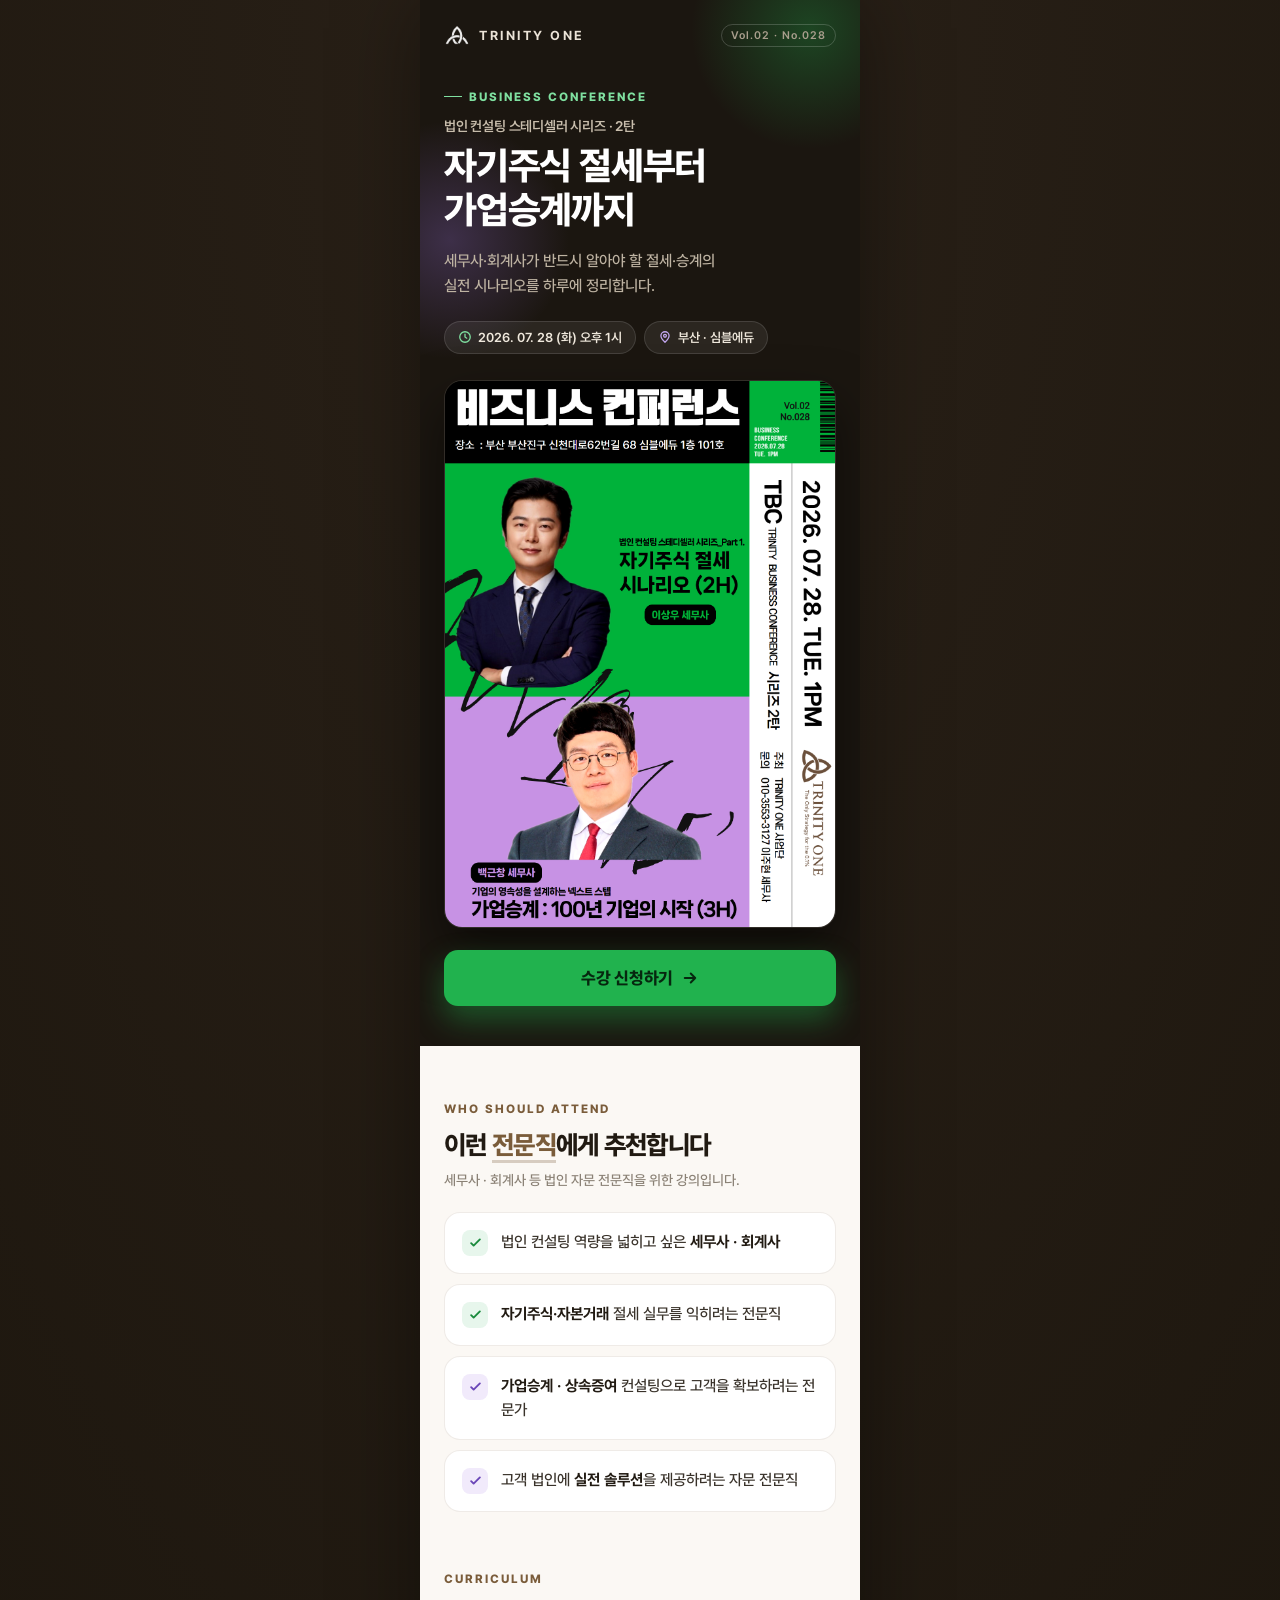
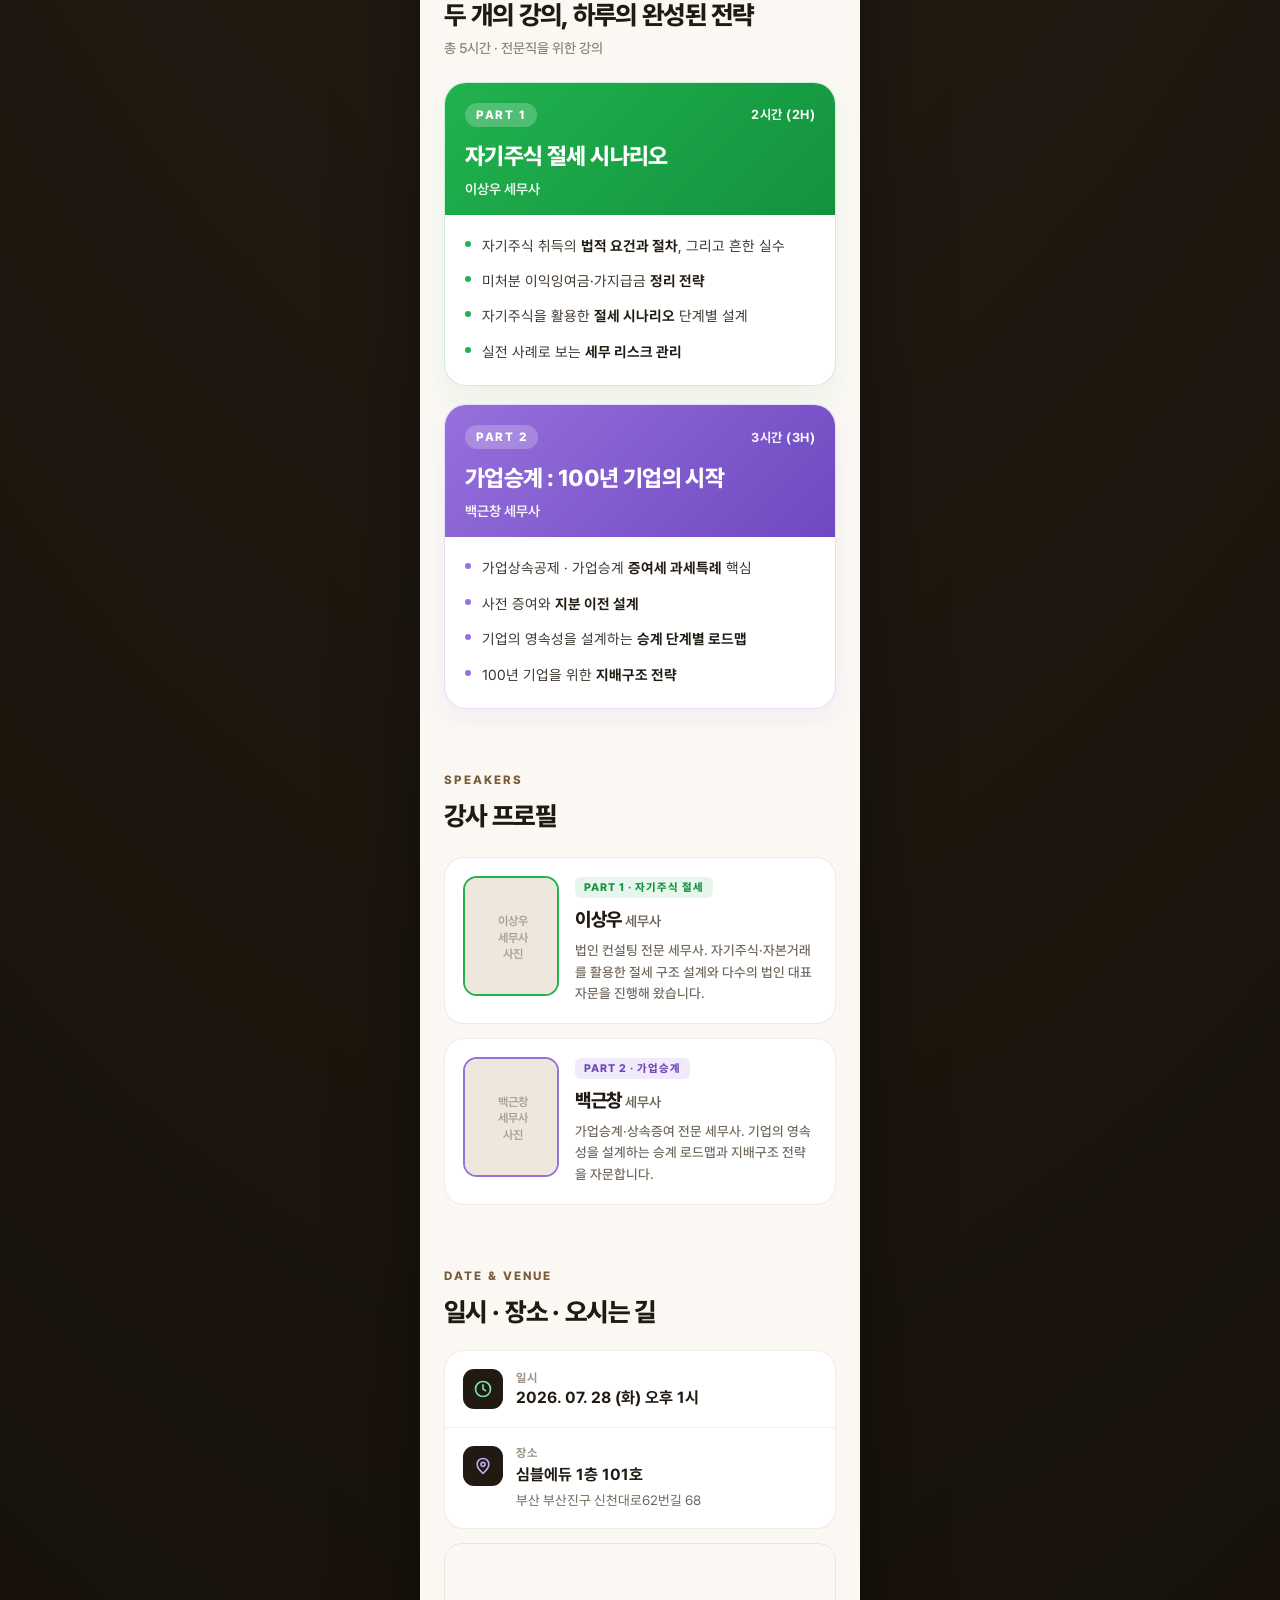
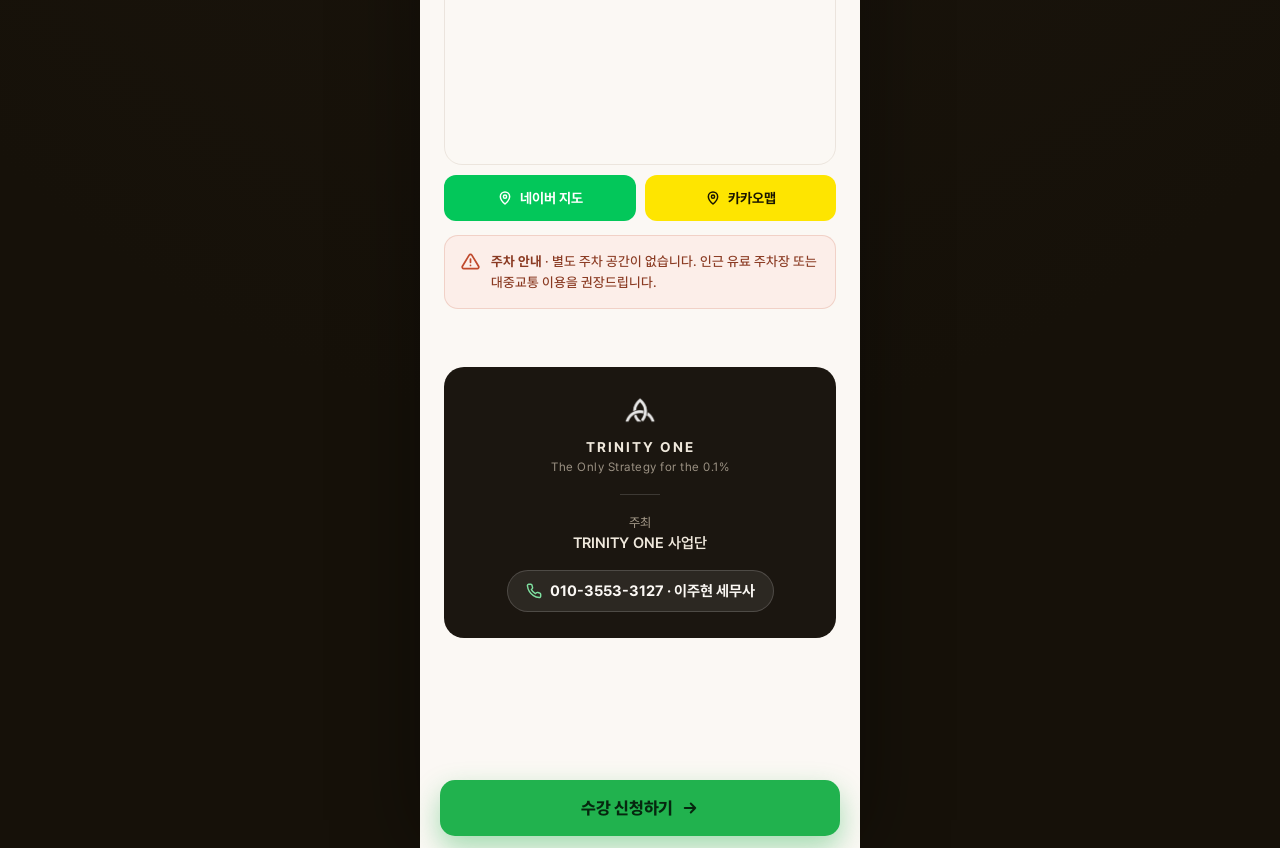
<file: project/uploads/강의상세페이지 (1)/index.html>
<!DOCTYPE html>
<html lang="ko">
<head>
  <meta charset="utf-8">
  <meta name="viewport" content="width=device-width, initial-scale=1">
  <title>자기주식 절세부터 가업승계까지 — TRINITY ONE</title>
  <meta name="description" content="세무사·회계사가 반드시 알아야 할 절세·승계의 실전 시나리오를 하루에 정리합니다. 2026.07.28 부산 심블에듀">

  <style>
    /* ── Fonts ── */
    @font-face { font-family:"Pretendard"; font-weight:100; font-display:swap; src:url("assets/fonts/Pretendard-Thin.otf") format("opentype"); }
    @font-face { font-family:"Pretendard"; font-weight:200; font-display:swap; src:url("assets/fonts/Pretendard-ExtraLight.otf") format("opentype"); }
    @font-face { font-family:"Pretendard"; font-weight:300; font-display:swap; src:url("assets/fonts/Pretendard-Light.otf") format("opentype"); }
    @font-face { font-family:"Pretendard"; font-weight:400; font-display:swap; src:url("assets/fonts/Pretendard-Regular.otf") format("opentype"); }
    @font-face { font-family:"Pretendard"; font-weight:500; font-display:swap; src:url("assets/fonts/Pretendard-Medium.otf") format("opentype"); }
    @font-face { font-family:"Pretendard"; font-weight:600; font-display:swap; src:url("assets/fonts/Pretendard-SemiBold.otf") format("opentype"); }
    @font-face { font-family:"Pretendard"; font-weight:700; font-display:swap; src:url("assets/fonts/Pretendard-Bold.otf") format("opentype"); }
    @font-face { font-family:"Pretendard"; font-weight:800; font-display:swap; src:url("assets/fonts/Pretendard-ExtraBold.otf") format("opentype"); }
    @font-face { font-family:"Pretendard"; font-weight:900; font-display:swap; src:url("assets/fonts/Pretendard-Black.otf") format("opentype"); }

    /* ── Reset ── */
    *, *::before, *::after { box-sizing: border-box; }
    html, body { margin: 0; padding: 0; }
    a { text-decoration: none; }
    img { display: block; max-width: 100%; }

    /* ── Page shell ── */
    body {
      min-height: 100vh;
      display: flex;
      justify-content: center;
      background: radial-gradient(130% 90% at 50% 0%, #2A2118, #161109);
      font-family: "Pretendard", -apple-system, BlinkMacSystemFont, sans-serif;
    }

    /* ── Card ── */
    .page-card {
      position: relative;
      width: 100%;
      max-width: 440px;
      background: #FBF8F4;
      overflow: hidden;
      box-shadow: 0 0 80px rgba(0,0,0,0.4);
    }

    /* ── Section spacing helpers ── */
    section { padding: 0; }

    /* ── CTA button shared style ── */
    .btn-apply {
      display: flex;
      align-items: center;
      justify-content: center;
      gap: 8px;
      height: 56px;
      border-radius: 14px;
      background: #21B24E;
      color: #06270F;
      font-size: 17px;
      font-weight: 800;
      letter-spacing: -0.3px;
      text-decoration: none;
      box-shadow: 0 14px 30px rgba(33,178,78,0.4);
      transition: transform 0.1s ease, box-shadow 0.1s ease;
    }
    .btn-apply:active { transform: scale(0.98); box-shadow: 0 8px 18px rgba(33,178,78,0.35); }

    /* ── Image placeholder ── */
    .img-placeholder {
      display: flex;
      align-items: center;
      justify-content: center;
      background: #EDE7DE;
      color: #A99E8D;
      font-size: 12px;
      font-weight: 600;
      letter-spacing: 0.3px;
      text-align: center;
      padding: 8px;
      line-height: 1.4;
    }

    /* ── Map nav buttons ── */
    .btn-map {
      flex: 1;
      display: flex;
      align-items: center;
      justify-content: center;
      gap: 7px;
      height: 46px;
      border-radius: 12px;
      font-size: 14px;
      font-weight: 700;
      text-decoration: none;
      transition: opacity 0.1s ease;
    }
    .btn-map:active { opacity: 0.85; }
    .btn-map-naver { background: #03C75A; color: #fff; }
    .btn-map-kakao  { background: #FEE500; color: #191600; }

    /* ── Sticky CTA bar ── */
    .sticky-cta {
      position: sticky;
      bottom: 0;
      z-index: 50;
      padding: 12px 20px calc(12px + env(safe-area-inset-bottom));
      background: linear-gradient(to top, #FBF8F4 70%, rgba(251,248,244,0));
    }
    .sticky-cta .btn-apply { border-radius: 15px; box-shadow: 0 12px 28px rgba(33,178,78,0.4); }
  </style>
</head>
<body>
  <div class="page-card">

    <!-- ══════════ HERO ══════════ -->
    <section style="position:relative;background:#1B1610;color:#FBF8F4;padding:22px 24px 40px;overflow:hidden;">

      <!-- Ambient glow blobs -->
      <div style="position:absolute;top:-90px;right:-70px;width:240px;height:240px;border-radius:50%;background:radial-gradient(circle,rgba(33,178,78,0.30),transparent 70%);pointer-events:none;"></div>
      <div style="position:absolute;top:120px;left:-90px;width:240px;height:240px;border-radius:50%;background:radial-gradient(circle,rgba(150,112,220,0.28),transparent 70%);pointer-events:none;"></div>

      <!-- Brand bar -->
      <div style="position:relative;display:flex;align-items:center;justify-content:space-between;">
        <div style="display:flex;align-items:center;gap:9px;">
          <img src="assets/trinity-mark.png"
               alt="TRINITY ONE"
               style="width:26px;height:26px;object-fit:contain;filter:brightness(0) invert(1);opacity:0.92;">
          <span style="font-size:13px;font-weight:700;letter-spacing:2.5px;color:#EBE3D7;">TRINITY ONE</span>
        </div>
        <span style="font-size:11px;font-weight:600;letter-spacing:1px;color:#A99E8D;border:1px solid rgba(255,255,255,0.18);padding:4px 9px;border-radius:999px;">Vol.02 · No.028</span>
      </div>

      <!-- Title block -->
      <div style="position:relative;margin-top:34px;">
        <div style="display:inline-flex;align-items:center;gap:7px;font-size:12px;font-weight:800;letter-spacing:2px;color:#7FE0A0;">
          <span style="width:18px;height:1px;background:#7FE0A0;"></span>BUSINESS CONFERENCE
        </div>
        <div style="margin-top:14px;font-size:14px;font-weight:600;color:#C9BEAD;letter-spacing:-0.2px;">법인 컨설팅 스테디셀러 시리즈 · 2탄</div>
        <h1 style="margin:10px 0 0;font-size:38px;line-height:1.16;font-weight:800;letter-spacing:-1.2px;color:#FFFFFF;text-wrap:balance;">자기주식 절세부터<br>가업승계까지</h1>
        <p style="margin:16px 0 0;font-size:15.5px;line-height:1.65;color:#BEB3A2;font-weight:450;">세무사·회계사가 반드시 알아야 할 절세·승계의<br>실전 시나리오를 하루에 정리합니다.</p>
      </div>

      <!-- Date / venue pills -->
      <div style="position:relative;display:flex;flex-wrap:wrap;gap:8px;margin-top:22px;">
        <span style="display:inline-flex;align-items:center;gap:6px;font-size:13px;font-weight:600;color:#EFE8DC;background:rgba(255,255,255,0.07);border:1px solid rgba(255,255,255,0.12);padding:8px 13px;border-radius:999px;">
          <svg width="14" height="14" viewBox="0 0 24 24" fill="none" stroke="#7FE0A0" stroke-width="2.2" stroke-linecap="round" aria-hidden="true"><circle cx="12" cy="12" r="9"/><path d="M12 7v5l3 2"/></svg>
          2026. 07. 28 (화) 오후 1시
        </span>
        <span style="display:inline-flex;align-items:center;gap:6px;font-size:13px;font-weight:600;color:#EFE8DC;background:rgba(255,255,255,0.07);border:1px solid rgba(255,255,255,0.12);padding:8px 13px;border-radius:999px;">
          <svg width="14" height="14" viewBox="0 0 24 24" fill="none" stroke="#C2A6EE" stroke-width="2.2" stroke-linecap="round" stroke-linejoin="round" aria-hidden="true"><path d="M12 21s-7-6.2-7-11a7 7 0 0 1 14 0c0 4.8-7 11-7 11z"/><circle cx="12" cy="10" r="2.4"/></svg>
          부산 · 심블에듀
        </span>
      </div>

      <!-- Key visual: poster -->
      <div style="position:relative;margin-top:26px;border-radius:18px;overflow:hidden;box-shadow:0 24px 50px rgba(0,0,0,0.5);border:1px solid rgba(255,255,255,0.1);">
        <img src="assets/poster.jpg"
             alt="자기주식 절세부터 가업승계까지 강의 포스터"
             style="display:block;width:100%;height:auto;aspect-ratio:1183/1657;object-fit:cover;">
      </div>

      <!-- Hero CTA -->
      <a href="https://forms.gle/pLbGAfBE8rHjqGt1A" target="_blank" rel="noopener" class="btn-apply" style="position:relative;margin-top:22px;">
        수강 신청하기
        <svg width="18" height="18" viewBox="0 0 24 24" fill="none" stroke="#06270F" stroke-width="2.6" stroke-linecap="round" stroke-linejoin="round" aria-hidden="true"><path d="M5 12h14M13 6l6 6-6 6"/></svg>
      </a>
    </section>

    <!-- ══════════ 이런 전문직에게 추천 ══════════ -->
    <section style="padding:56px 24px 14px;background:#FBF8F4;">
      <div style="font-size:12px;font-weight:800;letter-spacing:2px;color:#7A5C3A;text-transform:uppercase;">WHO SHOULD ATTEND</div>
      <h2 style="margin:12px 0 0;font-size:26px;font-weight:800;letter-spacing:-0.7px;color:#211A12;line-height:1.3;">이런 <span style="color:#7A5C3A;border-bottom:3px solid rgba(122,92,58,0.28);">전문직</span>에게 추천합니다</h2>
      <p style="margin:10px 0 0;font-size:14px;color:#8A8175;font-weight:500;">세무사 · 회계사 등 법인 자문 전문직을 위한 강의입니다.</p>

      <div style="display:flex;flex-direction:column;gap:10px;margin-top:24px;">

        <div style="display:flex;gap:13px;align-items:flex-start;background:#FFFFFF;border:1px solid rgba(122,92,58,0.12);border-radius:16px;padding:17px;">
          <span style="flex:none;width:26px;height:26px;border-radius:8px;background:#E7F6EC;display:flex;align-items:center;justify-content:center;">
            <svg width="15" height="15" viewBox="0 0 24 24" fill="none" stroke="#1B8B3E" stroke-width="3" stroke-linecap="round" stroke-linejoin="round" aria-hidden="true"><path d="M5 13l4 4L19 7"/></svg>
          </span>
          <p style="margin:0;font-size:15.5px;line-height:1.55;color:#39322A;font-weight:500;">법인 컨설팅 역량을 넓히고 싶은 <b style="font-weight:700;color:#211A12;">세무사 · 회계사</b></p>
        </div>

        <div style="display:flex;gap:13px;align-items:flex-start;background:#FFFFFF;border:1px solid rgba(122,92,58,0.12);border-radius:16px;padding:17px;">
          <span style="flex:none;width:26px;height:26px;border-radius:8px;background:#E7F6EC;display:flex;align-items:center;justify-content:center;">
            <svg width="15" height="15" viewBox="0 0 24 24" fill="none" stroke="#1B8B3E" stroke-width="3" stroke-linecap="round" stroke-linejoin="round" aria-hidden="true"><path d="M5 13l4 4L19 7"/></svg>
          </span>
          <p style="margin:0;font-size:15.5px;line-height:1.55;color:#39322A;font-weight:500;"><b style="font-weight:700;color:#211A12;">자기주식·자본거래</b> 절세 실무를 익히려는 전문직</p>
        </div>

        <div style="display:flex;gap:13px;align-items:flex-start;background:#FFFFFF;border:1px solid rgba(122,92,58,0.12);border-radius:16px;padding:17px;">
          <span style="flex:none;width:26px;height:26px;border-radius:8px;background:#F1EAFB;display:flex;align-items:center;justify-content:center;">
            <svg width="15" height="15" viewBox="0 0 24 24" fill="none" stroke="#6B47B8" stroke-width="3" stroke-linecap="round" stroke-linejoin="round" aria-hidden="true"><path d="M5 13l4 4L19 7"/></svg>
          </span>
          <p style="margin:0;font-size:15.5px;line-height:1.55;color:#39322A;font-weight:500;"><b style="font-weight:700;color:#211A12;">가업승계 · 상속증여</b> 컨설팅으로 고객을 확보하려는 전문가</p>
        </div>

        <div style="display:flex;gap:13px;align-items:flex-start;background:#FFFFFF;border:1px solid rgba(122,92,58,0.12);border-radius:16px;padding:17px;">
          <span style="flex:none;width:26px;height:26px;border-radius:8px;background:#F1EAFB;display:flex;align-items:center;justify-content:center;">
            <svg width="15" height="15" viewBox="0 0 24 24" fill="none" stroke="#6B47B8" stroke-width="3" stroke-linecap="round" stroke-linejoin="round" aria-hidden="true"><path d="M5 13l4 4L19 7"/></svg>
          </span>
          <p style="margin:0;font-size:15.5px;line-height:1.55;color:#39322A;font-weight:500;">고객 법인에 <b style="font-weight:700;color:#211A12;">실전 솔루션</b>을 제공하려는 자문 전문직</p>
        </div>

      </div>
    </section>

    <!-- ══════════ 커리큘럼 ══════════ -->
    <section style="padding:46px 24px 18px;background:#FBF8F4;">
      <div style="font-size:12px;font-weight:800;letter-spacing:2px;color:#7A5C3A;text-transform:uppercase;">CURRICULUM</div>
      <h2 style="margin:12px 0 6px;font-size:26px;font-weight:800;letter-spacing:-0.7px;color:#211A12;line-height:1.3;">두 개의 강의, 하루의 완성된 전략</h2>
      <p style="margin:8px 0 0;font-size:14px;color:#8A8175;font-weight:500;">총 5시간 · 전문직을 위한 강의</p>

      <!-- Part 1 -->
      <div style="margin-top:26px;border-radius:22px;overflow:hidden;background:#FFFFFF;border:1px solid rgba(33,178,78,0.22);box-shadow:0 12px 30px rgba(33,178,78,0.08);">
        <div style="padding:20px 20px 18px;background:linear-gradient(135deg,#21B24E,#13923E);color:#fff;">
          <div style="display:flex;align-items:center;justify-content:space-between;">
            <span style="font-size:12px;font-weight:800;letter-spacing:1.5px;background:rgba(255,255,255,0.22);padding:5px 11px;border-radius:999px;">PART 1</span>
            <span style="font-size:13px;font-weight:700;letter-spacing:0.5px;opacity:0.95;">2시간 (2H)</span>
          </div>
          <h3 style="margin:15px 0 0;font-size:23px;font-weight:800;letter-spacing:-0.6px;line-height:1.3;">자기주식 절세 시나리오</h3>
          <div style="margin-top:9px;font-size:14px;font-weight:600;opacity:0.95;">이상우 세무사</div>
        </div>
        <div style="padding:20px 20px 22px;display:flex;flex-direction:column;gap:13px;">
          <div style="display:flex;gap:11px;align-items:flex-start;">
            <span style="flex:none;margin-top:6px;width:6px;height:6px;border-radius:50%;background:#21B24E;"></span>
            <p style="margin:0;font-size:14.5px;line-height:1.55;color:#39322A;">자기주식 취득의 <b style="color:#211A12;">법적 요건과 절차</b>, 그리고 흔한 실수</p>
          </div>
          <div style="display:flex;gap:11px;align-items:flex-start;">
            <span style="flex:none;margin-top:6px;width:6px;height:6px;border-radius:50%;background:#21B24E;"></span>
            <p style="margin:0;font-size:14.5px;line-height:1.55;color:#39322A;">미처분 이익잉여금·가지급금 <b style="color:#211A12;">정리 전략</b></p>
          </div>
          <div style="display:flex;gap:11px;align-items:flex-start;">
            <span style="flex:none;margin-top:6px;width:6px;height:6px;border-radius:50%;background:#21B24E;"></span>
            <p style="margin:0;font-size:14.5px;line-height:1.55;color:#39322A;">자기주식을 활용한 <b style="color:#211A12;">절세 시나리오</b> 단계별 설계</p>
          </div>
          <div style="display:flex;gap:11px;align-items:flex-start;">
            <span style="flex:none;margin-top:6px;width:6px;height:6px;border-radius:50%;background:#21B24E;"></span>
            <p style="margin:0;font-size:14.5px;line-height:1.55;color:#39322A;">실전 사례로 보는 <b style="color:#211A12;">세무 리스크 관리</b></p>
          </div>
        </div>
      </div>

      <!-- Part 2 -->
      <div style="margin-top:18px;border-radius:22px;overflow:hidden;background:#FFFFFF;border:1px solid rgba(150,112,220,0.24);box-shadow:0 12px 30px rgba(150,112,220,0.08);">
        <div style="padding:20px 20px 18px;background:linear-gradient(135deg,#9670DC,#6E49C0);color:#fff;">
          <div style="display:flex;align-items:center;justify-content:space-between;">
            <span style="font-size:12px;font-weight:800;letter-spacing:1.5px;background:rgba(255,255,255,0.22);padding:5px 11px;border-radius:999px;">PART 2</span>
            <span style="font-size:13px;font-weight:700;letter-spacing:0.5px;opacity:0.95;">3시간 (3H)</span>
          </div>
          <h3 style="margin:15px 0 0;font-size:23px;font-weight:800;letter-spacing:-0.6px;line-height:1.3;">가업승계 : 100년 기업의 시작</h3>
          <div style="margin-top:9px;font-size:14px;font-weight:600;opacity:0.95;">백근창 세무사</div>
        </div>
        <div style="padding:20px 20px 22px;display:flex;flex-direction:column;gap:13px;">
          <div style="display:flex;gap:11px;align-items:flex-start;">
            <span style="flex:none;margin-top:6px;width:6px;height:6px;border-radius:50%;background:#9670DC;"></span>
            <p style="margin:0;font-size:14.5px;line-height:1.55;color:#39322A;">가업상속공제 · 가업승계 <b style="color:#211A12;">증여세 과세특례</b> 핵심</p>
          </div>
          <div style="display:flex;gap:11px;align-items:flex-start;">
            <span style="flex:none;margin-top:6px;width:6px;height:6px;border-radius:50%;background:#9670DC;"></span>
            <p style="margin:0;font-size:14.5px;line-height:1.55;color:#39322A;">사전 증여와 <b style="color:#211A12;">지분 이전 설계</b></p>
          </div>
          <div style="display:flex;gap:11px;align-items:flex-start;">
            <span style="flex:none;margin-top:6px;width:6px;height:6px;border-radius:50%;background:#9670DC;"></span>
            <p style="margin:0;font-size:14.5px;line-height:1.55;color:#39322A;">기업의 영속성을 설계하는 <b style="color:#211A12;">승계 단계별 로드맵</b></p>
          </div>
          <div style="display:flex;gap:11px;align-items:flex-start;">
            <span style="flex:none;margin-top:6px;width:6px;height:6px;border-radius:50%;background:#9670DC;"></span>
            <p style="margin:0;font-size:14.5px;line-height:1.55;color:#39322A;">100년 기업을 위한 <b style="color:#211A12;">지배구조 전략</b></p>
          </div>
        </div>
      </div>
    </section>

    <!-- ══════════ 강사 프로필 ══════════ -->
    <section style="padding:46px 24px 18px;background:#FBF8F4;">
      <div style="font-size:12px;font-weight:800;letter-spacing:2px;color:#7A5C3A;text-transform:uppercase;">SPEAKERS</div>
      <h2 style="margin:12px 0 0;font-size:26px;font-weight:800;letter-spacing:-0.7px;color:#211A12;line-height:1.3;">강사 프로필</h2>

      <!-- Speaker 1 -->
      <div style="margin-top:24px;display:flex;gap:16px;align-items:flex-start;background:#FFFFFF;border:1px solid rgba(122,92,58,0.12);border-radius:20px;padding:18px;">
        <div style="flex:none;width:96px;height:120px;border-radius:14px;overflow:hidden;border:2px solid #21B24E;">
          <!-- 이상우 세무사 사진을 아래 <img>의 src에 넣으세요 -->
          <div class="img-placeholder" style="width:96px;height:120px;">이상우<br>세무사<br>사진</div>
        </div>
        <div style="flex:1;min-width:0;">
          <div style="display:inline-flex;font-size:11px;font-weight:800;letter-spacing:1px;color:#13923E;background:#E7F6EC;padding:4px 9px;border-radius:6px;">PART 1 · 자기주식 절세</div>
          <div style="margin-top:10px;font-size:19px;font-weight:800;color:#211A12;letter-spacing:-0.4px;">이상우 <span style="font-size:14px;font-weight:600;color:#6E6458;">세무사</span></div>
          <p style="margin:9px 0 0;font-size:13.5px;line-height:1.6;color:#6E6458;font-weight:450;">법인 컨설팅 전문 세무사. 자기주식·자본거래를 활용한 절세 구조 설계와 다수의 법인 대표 자문을 진행해 왔습니다.</p>
        </div>
      </div>

      <!-- Speaker 2 -->
      <div style="margin-top:14px;display:flex;gap:16px;align-items:flex-start;background:#FFFFFF;border:1px solid rgba(122,92,58,0.12);border-radius:20px;padding:18px;">
        <div style="flex:none;width:96px;height:120px;border-radius:14px;overflow:hidden;border:2px solid #9670DC;">
          <!-- 백근창 세무사 사진을 아래 <img>의 src에 넣으세요 -->
          <div class="img-placeholder" style="width:96px;height:120px;">백근창<br>세무사<br>사진</div>
        </div>
        <div style="flex:1;min-width:0;">
          <div style="display:inline-flex;font-size:11px;font-weight:800;letter-spacing:1px;color:#6B47B8;background:#F1EAFB;padding:4px 9px;border-radius:6px;">PART 2 · 가업승계</div>
          <div style="margin-top:10px;font-size:19px;font-weight:800;color:#211A12;letter-spacing:-0.4px;">백근창 <span style="font-size:14px;font-weight:600;color:#6E6458;">세무사</span></div>
          <p style="margin:9px 0 0;font-size:13.5px;line-height:1.6;color:#6E6458;font-weight:450;">가업승계·상속증여 전문 세무사. 기업의 영속성을 설계하는 승계 로드맵과 지배구조 전략을 자문합니다.</p>
        </div>
      </div>
    </section>

    <!-- ══════════ 일시·장소·오시는 길 ══════════ -->
    <section style="padding:46px 24px 18px;background:#FBF8F4;">
      <div style="font-size:12px;font-weight:800;letter-spacing:2px;color:#7A5C3A;text-transform:uppercase;">DATE &amp; VENUE</div>
      <h2 style="margin:12px 0 0;font-size:26px;font-weight:800;letter-spacing:-0.7px;color:#211A12;line-height:1.3;">일시 · 장소 · 오시는 길</h2>

      <!-- Info rows -->
      <div style="margin-top:22px;border-radius:20px;overflow:hidden;background:#FFFFFF;border:1px solid rgba(122,92,58,0.12);">
        <div style="display:flex;gap:13px;align-items:center;padding:18px;border-bottom:1px solid rgba(122,92,58,0.1);">
          <span style="flex:none;width:40px;height:40px;border-radius:11px;background:#211A12;display:flex;align-items:center;justify-content:center;">
            <svg width="20" height="20" viewBox="0 0 24 24" fill="none" stroke="#7FE0A0" stroke-width="2" stroke-linecap="round" aria-hidden="true"><circle cx="12" cy="12" r="9"/><path d="M12 7v5l3 2"/></svg>
          </span>
          <div>
            <div style="font-size:12px;font-weight:700;color:#9A9082;letter-spacing:0.5px;">일시</div>
            <div style="margin-top:3px;font-size:16px;font-weight:700;color:#211A12;">2026. 07. 28 (화) 오후 1시</div>
          </div>
        </div>
        <div style="display:flex;gap:13px;align-items:flex-start;padding:18px;">
          <span style="flex:none;width:40px;height:40px;border-radius:11px;background:#211A12;display:flex;align-items:center;justify-content:center;">
            <svg width="20" height="20" viewBox="0 0 24 24" fill="none" stroke="#C2A6EE" stroke-width="2" stroke-linecap="round" stroke-linejoin="round" aria-hidden="true"><path d="M12 21s-7-6.2-7-11a7 7 0 0 1 14 0c0 4.8-7 11-7 11z"/><circle cx="12" cy="10" r="2.4"/></svg>
          </span>
          <div style="flex:1;">
            <div style="font-size:12px;font-weight:700;color:#9A9082;letter-spacing:0.5px;">장소</div>
            <div style="margin-top:3px;font-size:16px;font-weight:700;color:#211A12;line-height:1.45;">심블에듀 1층 101호</div>
            <div style="margin-top:3px;font-size:13.5px;color:#6E6458;line-height:1.5;">부산 부산진구 신천대로62번길 68</div>
          </div>
        </div>
      </div>

      <!-- Google Maps embed -->
      <div style="margin-top:14px;border-radius:18px;overflow:hidden;border:1px solid rgba(122,92,58,0.12);">
        <iframe
          title="심블에듀 위치"
          src="https://maps.google.com/maps?q=%EB%B6%80%EC%82%B0%20%EB%B6%80%EC%82%B0%EC%A7%84%EA%B5%AC%20%EC%8B%A0%EC%B2%9C%EB%8C%80%EB%A1%9C62%EB%B2%88%EA%B8%B8%2068&z=16&hl=ko&output=embed"
          style="display:block;width:100%;height:220px;border:0;"
          loading="lazy"
          referrerpolicy="no-referrer-when-downgrade">
        </iframe>
      </div>

      <!-- Map navigation buttons -->
      <div style="display:flex;gap:9px;margin-top:10px;">
        <a href="https://map.naver.com/p/search/%EB%B6%80%EC%82%B0%20%EB%B6%80%EC%82%B0%EC%A7%84%EA%B5%AC%20%EC%8B%A0%EC%B2%9C%EB%8C%80%EB%A1%9C62%EB%B2%88%EA%B8%B8%2068"
           target="_blank" rel="noopener"
           class="btn-map btn-map-naver">
          <svg width="16" height="16" viewBox="0 0 24 24" fill="none" stroke="#fff" stroke-width="2.2" stroke-linecap="round" stroke-linejoin="round" aria-hidden="true"><path d="M12 21s-7-6.2-7-11a7 7 0 0 1 14 0c0 4.8-7 11-7 11z"/><circle cx="12" cy="10" r="2.4"/></svg>
          네이버 지도
        </a>
        <a href="https://map.kakao.com/?q=%EB%B6%80%EC%82%B0%20%EB%B6%80%EC%82%B0%EC%A7%84%EA%B5%AC%20%EC%8B%A0%EC%B2%9C%EB%8C%80%EB%A1%9C62%EB%B2%88%EA%B8%B8%2068"
           target="_blank" rel="noopener"
           class="btn-map btn-map-kakao">
          <svg width="16" height="16" viewBox="0 0 24 24" fill="none" stroke="#191600" stroke-width="2.2" stroke-linecap="round" stroke-linejoin="round" aria-hidden="true"><path d="M12 21s-7-6.2-7-11a7 7 0 0 1 14 0c0 4.8-7 11-7 11z"/><circle cx="12" cy="10" r="2.4"/></svg>
          카카오맵
        </a>
      </div>

      <!-- Parking notice -->
      <div style="margin-top:14px;display:flex;gap:11px;align-items:flex-start;background:#FCEEE9;border:1px solid rgba(196,90,60,0.2);border-radius:14px;padding:15px 16px;">
        <svg width="19" height="19" viewBox="0 0 24 24" fill="none" stroke="#C0492C" stroke-width="2.2" stroke-linecap="round" stroke-linejoin="round" style="flex:none;margin-top:1px;" aria-hidden="true"><path d="M12 9v4M12 17h.01"/><path d="M10.3 3.9 1.8 18a2 2 0 0 0 1.7 3h17a2 2 0 0 0 1.7-3L13.7 3.9a2 2 0 0 0-3.4 0z"/></svg>
        <p style="margin:0;font-size:13.5px;line-height:1.55;color:#8A3A22;font-weight:500;"><b style="font-weight:700;">주차 안내</b> · 별도 주차 공간이 없습니다. 인근 유료 주차장 또는 대중교통 이용을 권장드립니다.</p>
      </div>
    </section>

    <!-- ══════════ 주최 / 문의 ══════════ -->
    <section style="padding:40px 24px 130px;background:#FBF8F4;">
      <div style="border-radius:20px;background:#1B1610;color:#EFE8DC;padding:26px 22px;text-align:center;">
        <img src="assets/trinity-mark.png"
             alt=""
             aria-hidden="true"
             style="width:34px;height:34px;object-fit:contain;filter:brightness(0) invert(1);opacity:0.9;margin:0 auto;">
        <div style="margin-top:12px;font-size:14px;font-weight:700;letter-spacing:2px;">TRINITY ONE</div>
        <div style="margin-top:5px;font-size:12px;color:#9A9082;letter-spacing:0.5px;">The Only Strategy for the 0.1%</div>
        <div style="margin:20px auto;width:40px;height:1px;background:rgba(255,255,255,0.15);"></div>
        <div style="font-size:13px;color:#A99E8D;">주최</div>
        <div style="margin-top:4px;font-size:15px;font-weight:600;color:#EFE8DC;">TRINITY ONE 사업단</div>
        <a href="tel:010-3553-3127"
           style="margin-top:18px;display:inline-flex;align-items:center;gap:8px;font-size:15px;font-weight:700;color:#FBF8F4;text-decoration:none;background:rgba(255,255,255,0.08);border:1px solid rgba(255,255,255,0.16);padding:11px 18px;border-radius:999px;">
          <svg width="16" height="16" viewBox="0 0 24 24" fill="none" stroke="#7FE0A0" stroke-width="2.2" stroke-linecap="round" stroke-linejoin="round" aria-hidden="true"><path d="M22 16.9v3a2 2 0 0 1-2.2 2 19.8 19.8 0 0 1-8.6-3.1 19.5 19.5 0 0 1-6-6 19.8 19.8 0 0 1-3.1-8.7A2 2 0 0 1 4.1 2h3a2 2 0 0 1 2 1.7c.1.9.4 1.8.7 2.7a2 2 0 0 1-.5 2.1L8.1 9.9a16 16 0 0 0 6 6l1.4-1.2a2 2 0 0 1 2.1-.5c.9.3 1.8.6 2.7.7a2 2 0 0 1 1.7 2z"/></svg>
          010-3553-3127 · 이주현 세무사
        </a>
      </div>
    </section>

    <!-- ══════════ STICKY CTA ══════════ -->
    <div class="sticky-cta">
      <a href="https://forms.gle/pLbGAfBE8rHjqGt1A" target="_blank" rel="noopener" class="btn-apply">
        수강 신청하기
        <svg width="18" height="18" viewBox="0 0 24 24" fill="none" stroke="#06270F" stroke-width="2.6" stroke-linecap="round" stroke-linejoin="round" aria-hidden="true"><path d="M5 12h14M13 6l6 6-6 6"/></svg>
      </a>
    </div>

  </div>
</body>
</html>
</file>
